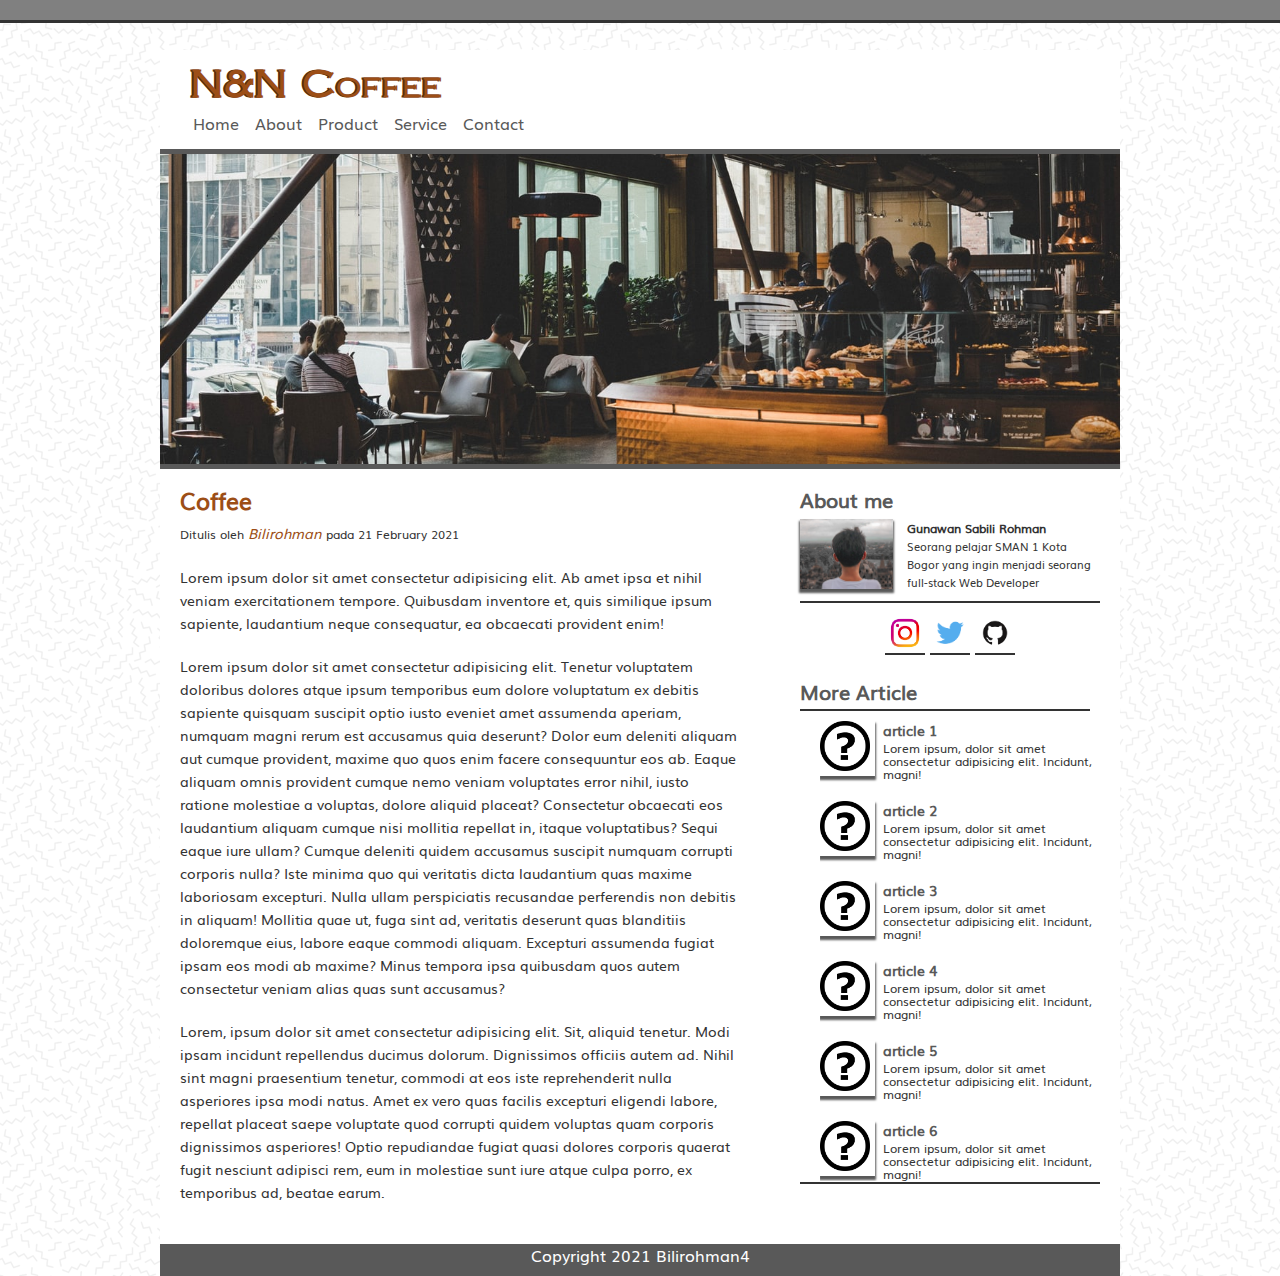
<file: N&N Coffee/index.htm>
<!DOCTYPE html>
<html>
    <head>
        <title>MY WEBSITE</title>
        <link rel="stylesheet" href="./style.css">
    </head>
    <body>
        <div class="topbar"></div>

        <div class="container">
        
            <div class="header">
                <h1 class="judul">N&N Coffee</h1>
                <ul>
                    <li><a href="./index.htm">Home</a></li>
                    <li><a href="#">About</a></li>
                    <li><a href="./Product/index-product.htm">Product</a></li>
                    <li><a href="#">Service</a></li>
                    <li><a href="#">Contact</a></li>
                </ul>
            </div>
            
            <div class="heroimage-index"></div>

            <div class="content cf">
                

                <div class="main">
                    <h2>Coffee</h2>
                    <p class="penulis">
                        Ditulis oleh
                        <a href="https://Instagram.com/bilirohman4" target="_blank">Bilirohman</a>
                        pada 21 February 2021
                    </p>

                    <p>Lorem ipsum dolor sit amet consectetur adipisicing elit. Ab amet ipsa et nihil veniam exercitationem tempore. Quibusdam inventore et, quis similique ipsum sapiente, laudantium neque consequatur, ea obcaecati provident enim!</p>

                    <p>Lorem ipsum dolor sit amet consectetur adipisicing elit. Tenetur voluptatem doloribus dolores atque ipsum temporibus eum dolore voluptatum ex debitis sapiente quisquam suscipit optio iusto eveniet amet assumenda aperiam, numquam magni rerum est accusamus quia deserunt? Dolor eum deleniti aliquam aut cumque provident, maxime quo quos enim facere consequuntur eos ab. Eaque aliquam omnis provident cumque nemo veniam voluptates error nihil, iusto ratione molestiae a voluptas, dolore aliquid placeat? Consectetur obcaecati eos laudantium aliquam cumque nisi mollitia repellat in, itaque voluptatibus? Sequi eaque iure ullam? Cumque deleniti quidem accusamus suscipit numquam corrupti corporis nulla? Iste minima quo qui veritatis dicta laudantium quas maxime laboriosam excepturi. Nulla ullam perspiciatis recusandae perferendis non debitis in aliquam! Mollitia quae ut, fuga sint ad, veritatis deserunt quas blanditiis doloremque eius, labore eaque commodi aliquam. Excepturi assumenda fugiat ipsam eos modi ab maxime? Minus tempora ipsa quibusdam quos autem consectetur veniam alias quas sunt accusamus?</p>

                    <p>Lorem, ipsum dolor sit amet consectetur adipisicing elit. Sit, aliquid tenetur. Modi ipsam incidunt repellendus ducimus dolorum. Dignissimos officiis autem ad. Nihil sint magni praesentium tenetur, commodi at eos iste reprehenderit nulla asperiores ipsa modi natus. Amet ex vero quas facilis excepturi eligendi labore, repellat placeat saepe voluptate quod corrupti quidem voluptas quam corporis dignissimos asperiores! Optio repudiandae fugiat quasi dolores corporis quaerat fugit nesciunt adipisci rem, eum in molestiae sunt iure atque culpa porro, ex temporibus ad, beatae earum.</p>
                </div>

                <div class="sidebar">

                    <div class="about">
                        <div class="me">
                            <h3>About me</h3>
                            <img src="./IMG/writer/Bilboy4.jpg" alt="">
                            <p>
                                <span class="nama">Gunawan Sabili Rohman</span> <br>
                                Seorang pelajar SMAN 1 Kota Bogor yang ingin menjadi seorang full-stack Web Developer 
                            </p>
                        </div>
                        

                        <div class="socialmedia">
                            <a href="https://Instagram.com/bilirohman4" target="_blank" class="Instagram"></a>
                            <a href="https://Twitter.com/bilirohman4" target="_blank" class="Twitter"></a>
                            <a href="https://github.com/Bilirohman" target="_blank" class="GitHub"></a>
                        </div>
                    </div>

                    <div class="more">
                        <h3>More Article</h3>

                        <div class="list">
                            <ul>
                                <li>
                                    <img src="./IMG/Unknown.png" alt="">
                                    <a href="">article 1</a>
                                    <p>Lorem ipsum, dolor sit amet consectetur adipisicing elit. Incidunt, magni!</p>
                                </li>

                                <li>
                                    <img src="./IMG/Unknown.png" alt="">
                                    <a href="">article 2</a>
                                    <p>Lorem ipsum, dolor sit amet consectetur adipisicing elit. Incidunt, magni!</p>
                                </li>

                                <li>
                                    <img src="./IMG/Unknown.png" alt="">
                                    <a href="">article 3</a>
                                    <p>Lorem ipsum, dolor sit amet consectetur adipisicing elit. Incidunt, magni!</p>
                                </li>
                                
                                <li>
                                    <img src="./IMG/Unknown.png" alt="">
                                    <a href="">article 4</a>
                                    <p>Lorem ipsum, dolor sit amet consectetur adipisicing elit. Incidunt, magni!</p>
                                </li>
                                
                                <li>
                                    <img src="./IMG/Unknown.png" alt="">
                                    <a href="">article 5</a>
                                    <p>Lorem ipsum, dolor sit amet consectetur adipisicing elit. Incidunt, magni!</p>
                                </li>
                                
                                <li>
                                    <img src="./IMG/Unknown.png" alt="">
                                    <a href="">article 6</a>
                                    <p>Lorem ipsum, dolor sit amet consectetur adipisicing elit. Incidunt, magni!</p>
                                </li>
                                
                                <li>
                                    <img src="./IMG/Unknown.png" alt="">
                                    <a href="">article 7</a>
                                    <p>Lorem ipsum, dolor sit amet consectetur adipisicing elit. Incidunt, magni!</p>
                                </li>

                                <li>
                                    <img src="./IMG/Unknown.png" alt="">
                                    <a href="">article 8</a>
                                    <p>Lorem ipsum, dolor sit amet consectetur adipisicing elit. Incidunt, magni!</p>
                                </li>

                                <li>
                                    <img src="./IMG/Unknown.png" alt="">
                                    <a href="">article 9</a>
                                    <p>Lorem ipsum, dolor sit amet consectetur adipisicing elit. Incidunt, magni!</p>
                                </li>

                                <li>
                                    <img src="./IMG/Unknown.png" alt="">
                                    <a href="">article 10</a>
                                    <p>Lorem ipsum, dolor sit amet consectetur adipisicing elit. Incidunt, magni!</p>
                                </li>
                            </ul>
                        </div>
                    </div>
                    
                </div>

            </div>

            <div class="footer">
                <p class="copyright">
                    Copyright 2021 Bilirohman4
                </p>
            </div>

        </div>

    </body>
</html>
</file>
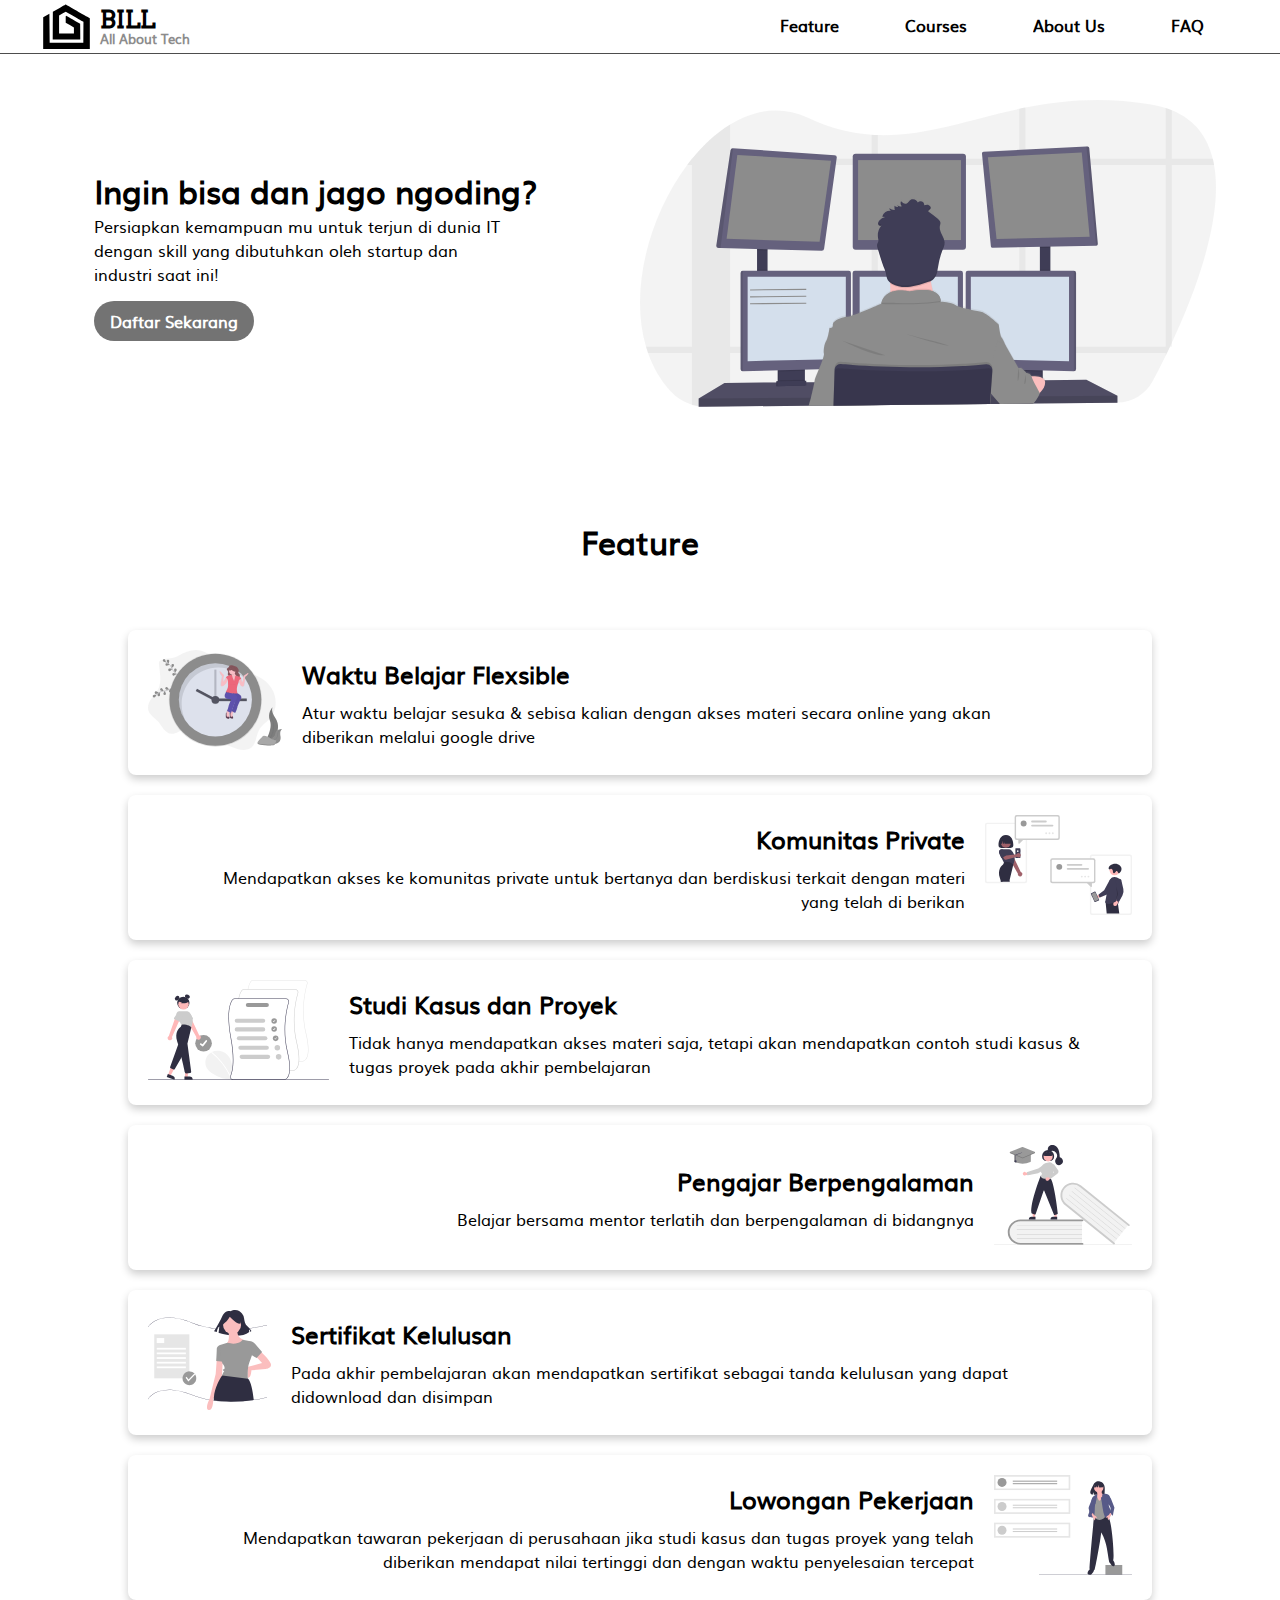
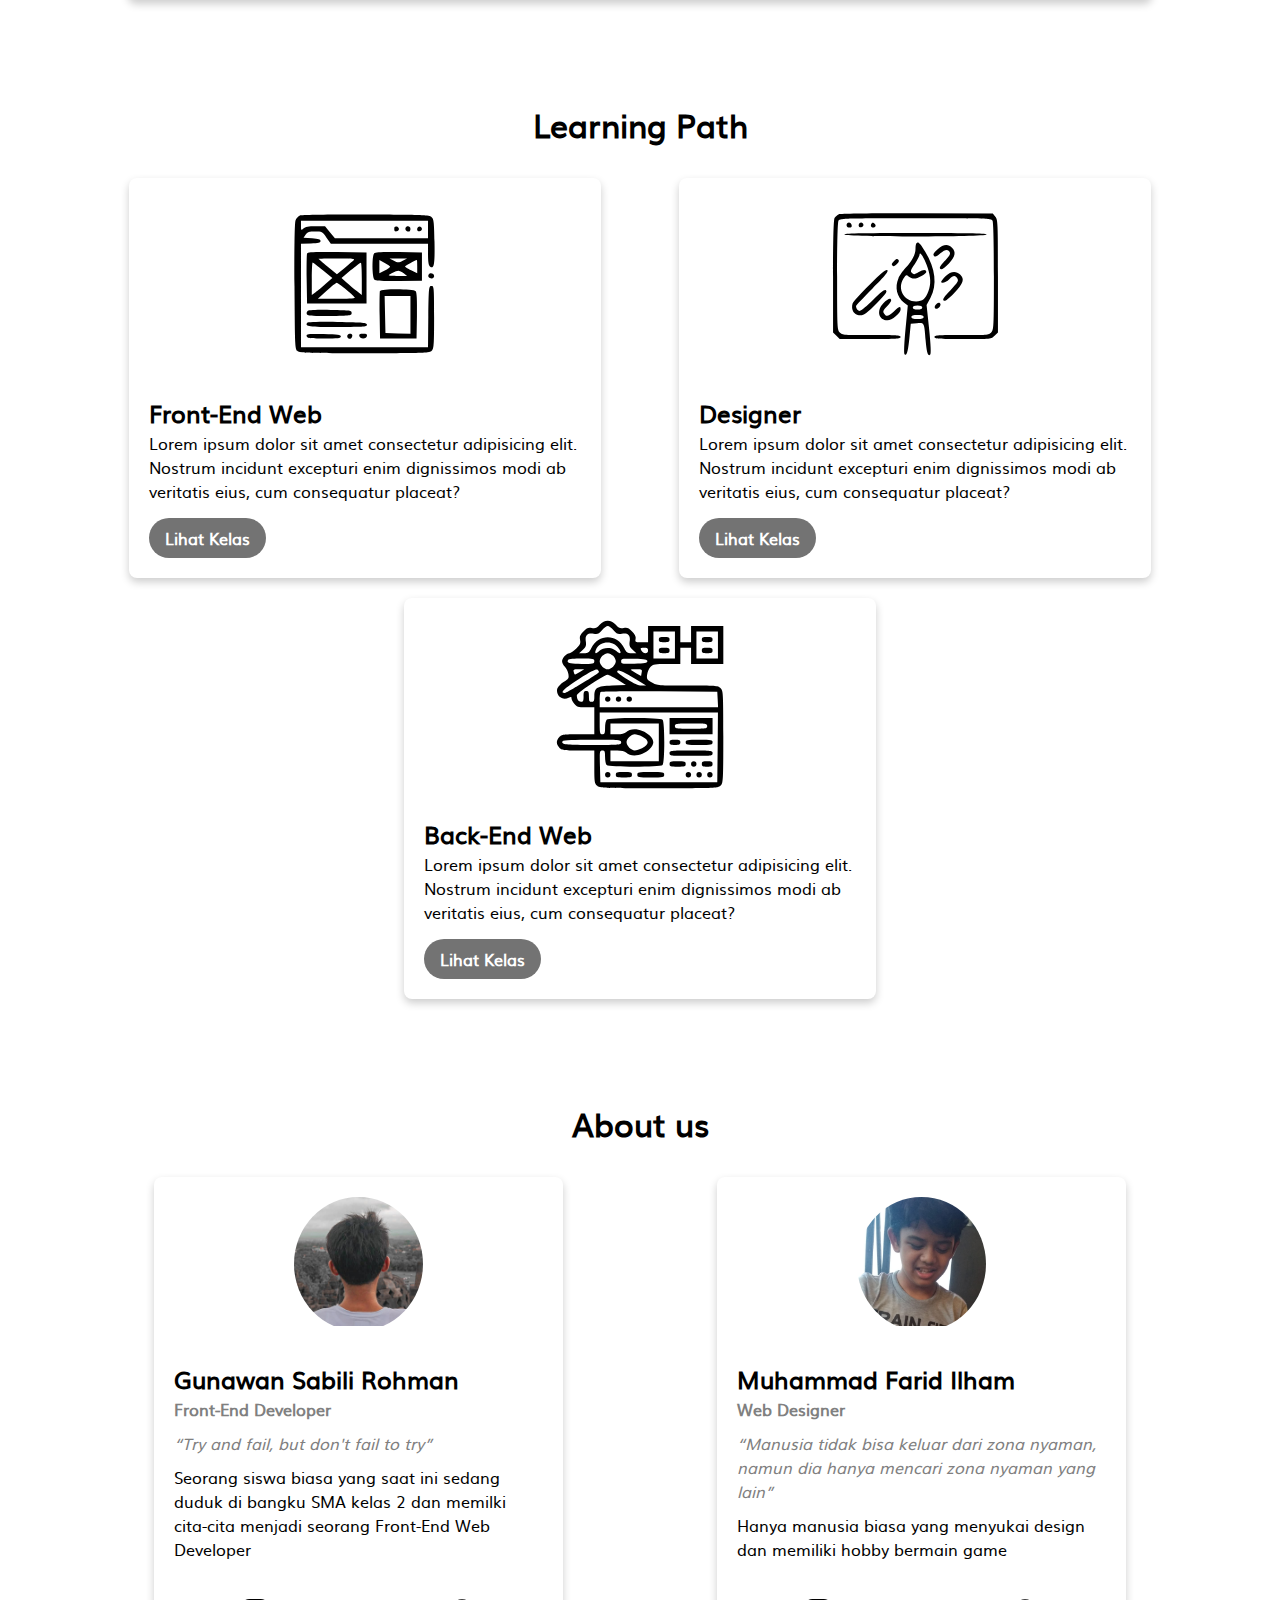
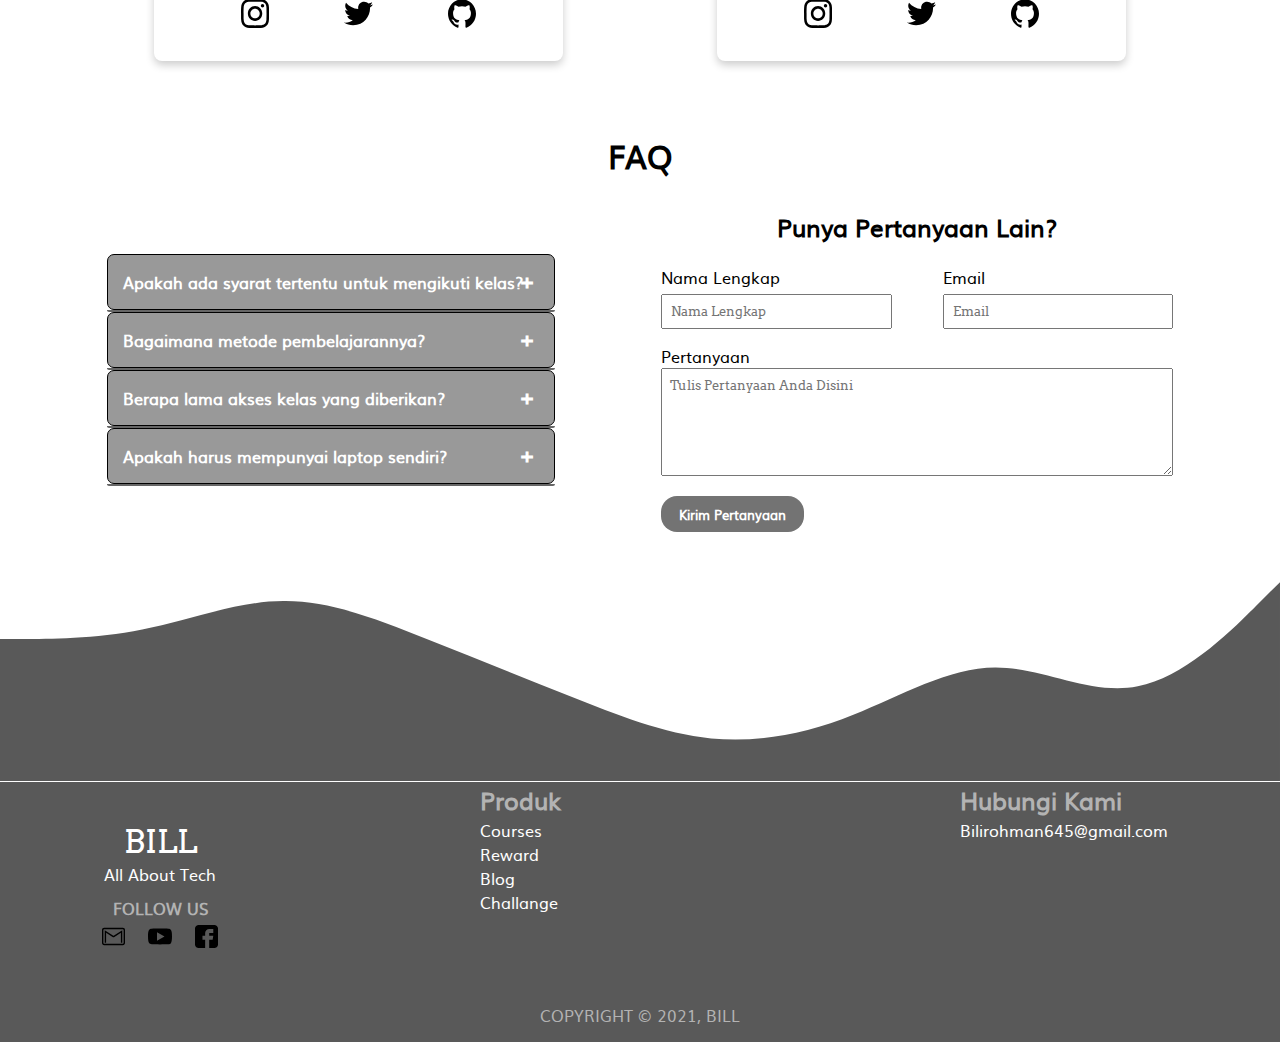
<file: Proyek/index.htm>
<!DOCTYPE html>
<html lang="en">
    <head>
        <title></title>
        <meta charset="UTF-8">
        <meta name="viewport" content="width=device-width, initial-scale=1">
        <link href="./assets/style.css" rel="stylesheet">
        <link rel="icon" href="./assets/IMG/Profile Logo.svg">
    </head>
    <body>
        <header>
            <!-- LOGO START -->
            <div class="logo">
                <a href="#home">
                    <img src="./assets/IMG/Profile Logo.svg" alt="BILL LOGO">
                    <p>
                        <span class="head">BILL</span>
                        <br>
                        <span class="desc">All About Tech</span>
                    </p>
                </a>
            </div>
            <!-- LOGO END -->

            <!-- NAVIGATION START -->
            <nav>
                <ul id="navigation">
                    <li class="list-item">
                        <a href="#feature">Feature</a>
                        <span class="underline"></span>
                    </li>
                    <li class="list-item">
                        <a href="#course">Courses</a>
                        <span class="underline"></span>
                    </li>
                    <li class="list-item">
                        <a href="#about-us">About Us</a>
                        <span class="underline"></span>
                    </li>
                    <li class="list-item">
                        <a href="#faq">FAQ</a>
                        <span class="underline"></span>
                    </li>
                </ul>
            </nav>
            <!-- NAVIGATION END -->

            <div class="menu-toggle">
                <input type="checkbox">
                <span></span>
                <span></span>
                <span></span>
            </div>
        </header>

        <main>
            <!-- BANNER START-->
            <div id="home" class="banner">
                <div class="flying-text-container">
                    <div class="flying-text">
                        <h1>Ingin bisa dan jago ngoding?</h1>
                        <p>Persiapkan kemampuan mu untuk terjun di dunia IT dengan skill yang dibutuhkan oleh startup dan industri saat ini!</p>
                        <a href="">Daftar Sekarang</a>
                    </div>
                </div>
                <div class="hero-image">
                    <img src="./assets/IMG/banner.svg" alt="Banner icon">
                </div>
            </div>
            <!-- BANNER END -->

            <!-- FEATURE START -->
            <h1 id="feature" class="sub-header">Feature</h1>
            <div class="flex-container-coloumn">
                <article class="card">
                    <section>
                        <img src="./assets/IMG/undraw time.svg" alt="" >
                    </section>
                    <section>
                        <h2>Waktu Belajar Flexsible</h2>
                        <p> Atur waktu belajar sesuka & sebisa kalian dengan akses materi secara online yang akan diberikan melalui google drive</p>
                    </section>
                </article>
                <article class="card">
                    <section>
                        <img src="./assets/IMG/undraw social.svg" alt="" >
                    </section>
                    <section>
                        <h2>Komunitas Private</h2>
                        <p>Mendapatkan akses ke komunitas private untuk bertanya dan berdiskusi terkait dengan materi yang telah di berikan</p>
                    </section>
                </article>
                <article class="card">
                    <section>
                        <img src="./assets/IMG/undraw Studi Kasus.svg" alt="" >
                    </section>
                    <section>
                        <h2>Studi Kasus dan Proyek</h2>
                        <p>Tidak hanya mendapatkan akses materi saja, tetapi akan mendapatkan contoh studi kasus & tugas proyek pada akhir pembelajaran</p>
                    </section>
                </article>
                <article class="card">
                    <section>
                        <img src="./assets/IMG/undraw Teacher.svg" alt="" >
                    </section>
                    <section>
                        <h2>Pengajar Berpengalaman</h2>
                        <p>Belajar bersama mentor terlatih dan berpengalaman di bidangnya</p>
                    </section>
                </article>
                <article class="card">
                    <section>
                        <img src="./assets/IMG/undraw certification.svg" alt="" >
                    </section>
                    <section>
                        <h2>Sertifikat Kelulusan</h2>
                        <p>Pada akhir pembelajaran akan mendapatkan sertifikat sebagai tanda kelulusan yang dapat didownload dan disimpan </p>
                    </section>
                </article>
                <article class="card">
                    <section>
                        <img src="./assets/IMG/undraw job.svg" alt="" >
                    </section>
                    <section>
                        <h2>Lowongan Pekerjaan</h2>
                        <p>Mendapatkan tawaran pekerjaan di perusahaan jika studi kasus dan tugas proyek yang telah diberikan mendapat nilai tertinggi dan dengan waktu penyelesaian tercepat</p>
                    </section>
                </article>
            </div>
            <!-- FEATURE END -->

            <!-- COUSE START -->
            <h1 id="course" class="sub-header">Learning Path</h1>
            <div class="flex-container-row">
                <article class="card">
                    <section>
                        <img src="./assets/IMG/Front-End-Icon.svg" alt="Front-End icon">
                    </section>
                    <section>
                        <h2>Front-End Web</h2>
                        <p>Lorem ipsum dolor sit amet consectetur adipisicing elit. Nostrum incidunt excepturi enim dignissimos modi ab veritatis eius, cum consequatur placeat?</p>
                        <a href="">Lihat Kelas</a>
                    </section>
                </article>
                <article class="card">
                    <section>
                        <img src="./assets/IMG/Designer-Icon.svg" alt="Designer icon">
                    </section>
                    <section>
                        <h2>Designer</h2>
                        <p>Lorem ipsum dolor sit amet consectetur adipisicing elit. Nostrum incidunt excepturi enim dignissimos modi ab veritatis eius, cum consequatur placeat?</p>
                        <a href="">Lihat Kelas</a>
                    </section>
                </article>
                <article class="card">
                    <section>
                        <img src="./assets/IMG/Back-End-Icon.svg" alt="Back-End icon">
                    </section>
                    <section>
                        <h2>Back-End Web</h2>
                        <p>Lorem ipsum dolor sit amet consectetur adipisicing elit. Nostrum incidunt excepturi enim dignissimos modi ab veritatis eius, cum consequatur placeat?</p>
                        <a href="">Lihat Kelas</a>
                    </section>
                </article>
            </div>
            <!-- COURSE END -->

            <!-- ABOUT US START -->
            <h1 id="about-us" class="sub-header">About us</h1>
            <aside>
                <article class="card">
                    <section class="profile-picture">
                        <img src="./assets/IMG/BILL-Borobudur.jpg" alt="Foto Profile">
                    </section>
                    <section>
                        <h2>Gunawan Sabili Rohman</h2>
                        <h4 class="grey-text">Front-End Developer</h4>
                        <q>Try and fail, but don't fail to try</q>
                        <p>Seorang siswa biasa yang saat ini sedang duduk di bangku SMA kelas 2 dan memilki cita-cita menjadi seorang Front-End Web Developer</p>
                    </section>
                    <section class="social-media">
                        <a href="https://instagram.com/bilirohman4">
                            <img src="./assets/IMG/instagram.svg" alt="Instagram icon">
                        </a>
                        <a href="https://twitter.com/bilirohman645">
                            <img src="./assets/IMG/twitter.svg" alt="Twitter icon">
                        </a>
                        <a href="https://Github.com/Bilirohman">
                            <img src="./assets/IMG/github.svg" alt="GitHub icon">
                        </a>
                    </section>
                </article>
                <article class="card">
                    <section class="profile-picture">
                        <img src="./assets/IMG/Garit ganteng.jpeg" alt="Foto Profile">
                    </section class="profile-picture">
                    <section>
                        <h2>Muhammad Farid Ilham</h2>
                        <h4 class="grey-text">Web Designer</h4>
                        <q>Manusia tidak bisa keluar dari zona nyaman, namun dia hanya mencari zona nyaman yang lain</q>
                        <p>Hanya manusia biasa yang menyukai design dan memiliki hobby bermain game</p>
                    </section>
                    <section class="social-media">
                        <a href="">
                            <img src="./assets/IMG/instagram.svg" alt="Instagram icon">
                        </a>
                        <a href="">
                            <img src="./assets/IMG/twitter.svg" alt="Twitter icon">
                        </a>
                        <a href="">
                            <img src="./assets/IMG/github.svg" alt="GitHub icon">
                        </a>
                    </section>
                </article>
            </aside>
            <!-- ABOUT US END -->
            
            <!-- FAQ START -->
            <h1 id="faq" class="sub-header">FAQ</h1>
            <div class="faq-container">
                <!-- ACCORDION START -->
                <div class="accordion">
                    <article class="content-box">
                        <section class="label">
                            <h4>Apakah ada syarat tertentu untuk mengikuti kelas?</h4>
                        </section>
                        <section class="content">
                            <p>Tidak ada syarat tertentu untuk mengikuti kelas ini. semuanya belajar dari dasar. Jadi untuk tidak perlu ragu untuk anda yang belum mempunyai pengalaman sama sekali di dunia IT. Kelas ini akan sangat cocok untuk anda.</p>
                        </section>
                    </article>
                    <article class="content-box">
                        <section class="label">
                            <h4>Bagaimana metode pembelajarannya?</h4>
                        </section>
                        <section class="content">
                            <p>Metode pembelajaran yang diberikan secara online dan berupa rekaman video dengan berbagai kualitas yang dapat disesuaikan dengan kebutuhan serta dapat didownload yang nantinya akan diberikan melalui Google Drive</p>
                        </section>
                    </article>
                    <article class="content-box">
                        <section class="label">
                            <h4>Berapa lama akses kelas yang diberikan?</h4>
                        </section>
                        <section class="content">
                            <p>Akses yang diberikan selamanya, Anda hanya perlu sekali membayar dan anda sudah dapat mengakses kelas yang sudah anda beli tanpa batas waktu dengan materi yang UpToDate</p>
                        </section>
                    </article>
                    <article class="content-box">
                        <section class="label">
                            <h4>Apakah harus mempunyai laptop sendiri?</h4>
                        </section>
                        <section class="content">
                            <p>Betul, Anda harus memiliki laptop / PC agar dapat mempraktekan materi pelajaran kursus programing online ini. Untuk spesifikasi dari laptopnya sendiri berbeda-beda tergantung kursus yang kamu ikuti</p>
                        </section>
                    </article>
                </div>
                <!-- ACCORDION END -->

                <!-- FORM START -->
                <div class="form-container">
                    <div class="form-header">
                        <h2>Punya Pertanyaan Lain?</h2>
                    </div>

                    <form>
                        <div class="form-row">
                            <label for="fname">Nama Lengkap</label>
                            <input id="fname" type="text" name="name" placeholder="Nama Lengkap" class="input">
                        </div>

                        <div class="form-row">
                            <label for="femail">Email</label>
                            <input id="femail" type="email" name="email" placeholder="Email" class="input">
                        </div>

                        <div class="form-column">
                            <label for="fquestion">Pertanyaan</label>
                            <textarea id="fquestion" name="question" rows="6" placeholder="Tulis Pertanyaan Anda Disini" class="input"></textarea>
                        </div>

                        <div class="form-column">
                            <button type="submit" onclick="alert('Terima kasih atas pertanyaannya!');" class="bttn">Kirim Pertanyaan</button>
                        </div>
                    </form>
                </div>
                <!-- FORM END -->
            </div>
            <!-- FAQ END -->

        </main>

        <footer>
            <div class="flogo">
                <span class="fhead">BILL</span>
                <span class="fdesc">All About Tech</span>
                <h4>FOLLOW US</h4>
                <div class="fsocial-media">
                    <a href="">
                        <img src="./assets/IMG/gmail.svg" alt="">
                    </a>
                    <a href="">
                        <img src="./assets/IMG/youtube.svg" alt="">
                    </a>
                    <a href="">
                        <img src="./assets/IMG/facebook.svg" alt="">
                    </a>
                </div>
            </div>

            <ul>
                <h2>Produk</h2>
                <li><a href="">Courses</a></li>
                <li><a href="">Reward</a></li>
                <li><a href="">Blog</a></li>
                <li><a href="">Challange</a></li>
            </ul>

            <ul>
                <h2>Hubungi Kami</h2>
                <li>Bilirohman645@gmail.com</li>
            </ul>

            <h4>COPYRIGHT &#169; 2021, BILL</h4>
            
        </footer>

        <script src="./assets/script.js"></script>
    </body>
</html>
</file>
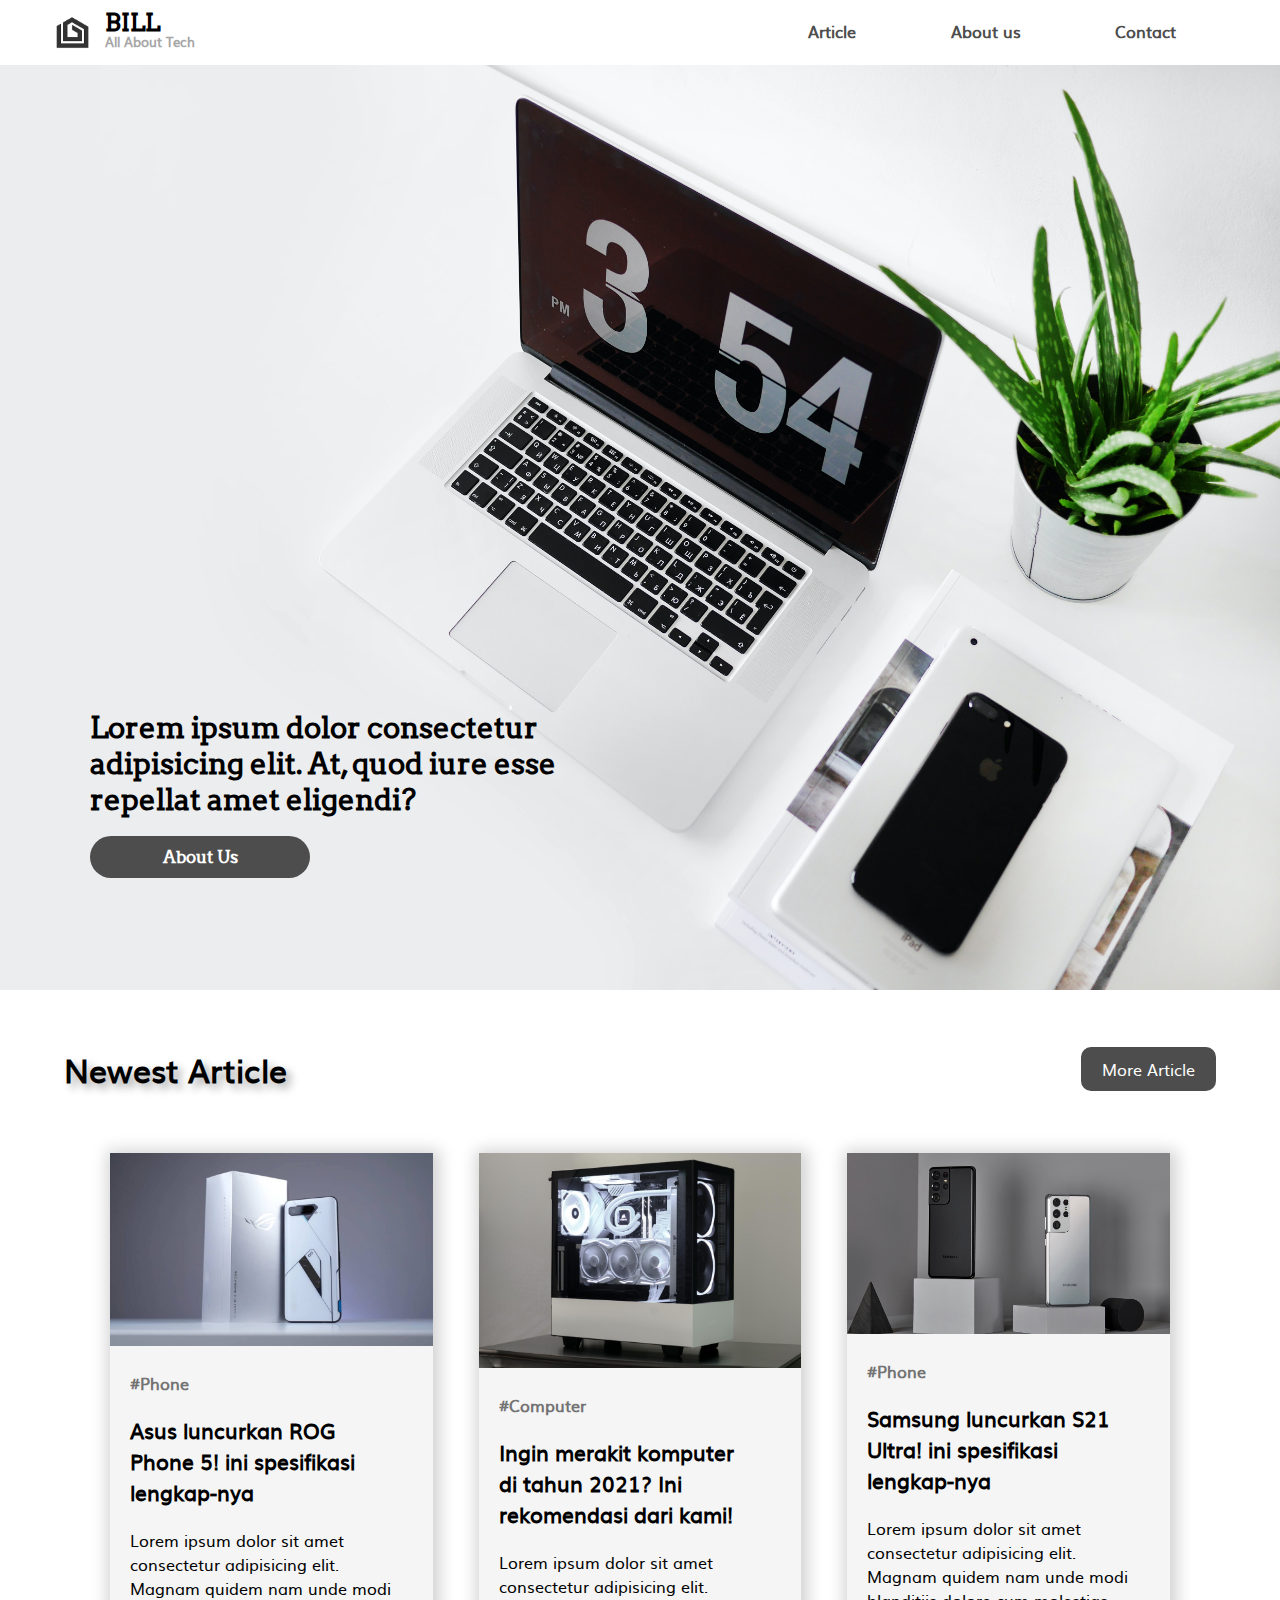
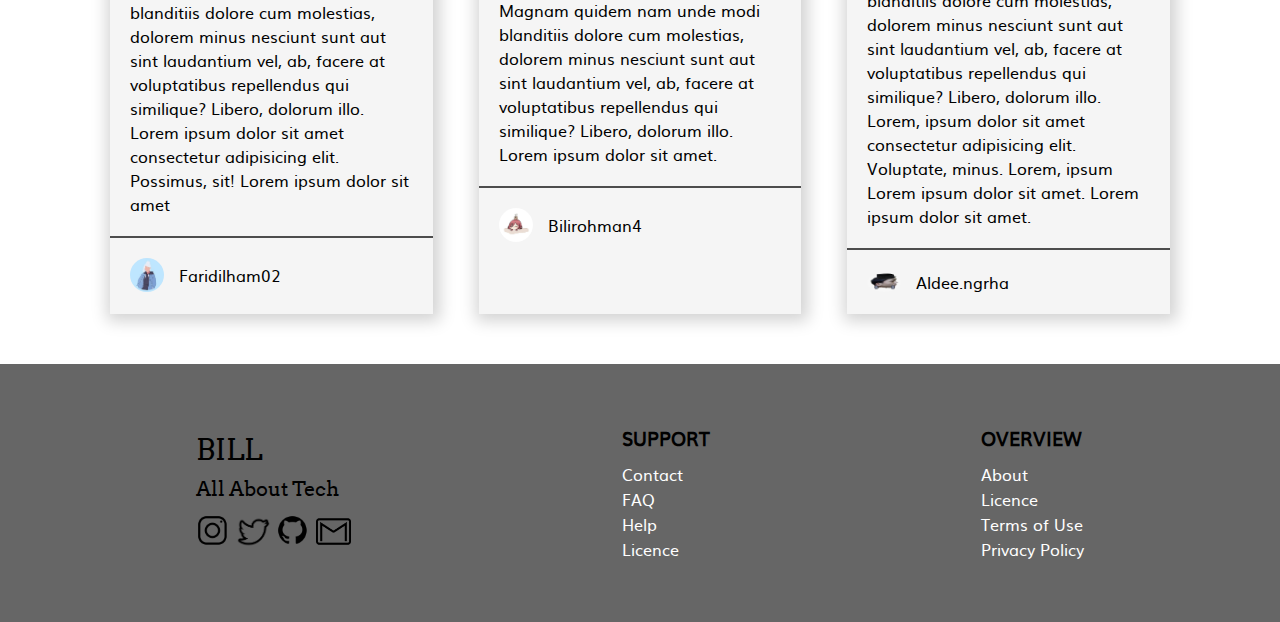
<file: BILL-All About Tech/MAIN/index.htm>
<!DOCTYPE html>
<html>
    <head>
        <title>BILL - All About Tech</title>
        <meta charset="UTF-8">
        <meta name="viewport" content="width=device-width, initial-scale=1">
        <link href="./style.css" rel="stylesheet">
    </head>
    <body>
    
        <div class="container">

            <div class="Header">
                <div class="logo">
                    <a href="">
                        <img src="../Image/Logo.jpg" alt="">
                        <p>
                            <span class="head">BILL</span>
                            <br>
                            <span class="decs">All About Tech</span> 
                        </p>
                    </a>
                </div>

                <div class="list">
                    <ul>
                        <li>
                            <a href="">Article</a>
                            <span></span>
                        </li>
                        <li>
                            <a href="">About us</a>
                            <span></span>
                        </li>
                        <li>
                            <a href="">Contact</a>
                            <span></span>
                        </li>
                    </ul>
                </div>
            </div>

            <div class="Banner">
                <img src="../Image/igor-son--mJVc_-2LuI-unsplash.jpg" alt="">
                <div class="Bcontent">
                    <p>Lorem ipsum dolor consectetur adipisicing elit. At, quod iure esse repellat amet eligendi?</p>
                    <a href="">About Us</a>
                </div>
            </div>

            <div class="Content">
                <div class="Hcontent">
                    <h1>Newest Article</h1>
                    <a href="">More Article</a>
                </div>

                <div class="main">
                    <div class="Article Satu">
                        <div class="Aheader">
                            <img src="../Image/article/ROG PHONE.jpg" alt="">
                        </div>
                        <div class="Amain">
                            <h3>#Phone</h3>
                            <a href="">
                                <h2>Asus luncurkan ROG Phone 5! ini spesifikasi lengkap-nya</h2>
                                <p>Lorem ipsum dolor sit amet consectetur adipisicing elit. Magnam quidem nam unde modi blanditiis dolore cum molestias, dolorem minus nesciunt sunt aut sint laudantium vel, ab, facere at voluptatibus repellendus qui similique? Libero, dolorum illo. Lorem ipsum dolor sit amet consectetur adipisicing elit. Possimus, sit! Lorem ipsum dolor sit amet</p>
                            </a>
                        </div>
                        <div class="Afooter">
                            <img src="../Image/writer profile/Garit profile.jpg" alt="">
                            <a href="https://instagram.com/" target="_blank">Faridilham02</a>
                        </div>
                    </div>

                    <div class="Article Dua">
                        <div class="Aheader">
                            <img src="../Image/article/PC BUILD.png" alt="">
                        </div>
                        <div class="Amain">
                            <h3>#Computer</h3>
                            <a href="">
                                <h2>Ingin merakit komputer di tahun 2021? Ini rekomendasi dari kami!</h2>
                                <p>Lorem ipsum dolor sit amet consectetur adipisicing elit. Magnam quidem nam unde modi blanditiis dolore cum molestias, dolorem minus nesciunt sunt aut sint laudantium vel, ab, facere at voluptatibus repellendus qui similique? Libero, dolorum illo. Lorem ipsum dolor sit amet.</p>
                            </a>
                        </div>
                        <div class="Afooter">
                            <img src="../Image/writer profile/mikuvector.jpg" alt="">
                            <a href="https://Instagram.com/bilirohman4" target="_blank">Bilirohman4</a>
                        </div>
                    </div>

                    <div class="Article Tiga">
                        <div class="Aheader">
                            <img src="../Image/article/SAMSUNG S21 ULTRA.jpg" alt="">
                        </div>
                        <div class="Amain">
                            <h3>#Phone</h3>
                            <a href="">
                                <h2>Samsung luncurkan S21 Ultra! ini spesifikasi lengkap-nya</h2>
                                <p>Lorem ipsum dolor sit amet consectetur adipisicing elit. Magnam quidem nam unde modi blanditiis dolore cum molestias, dolorem minus nesciunt sunt aut sint laudantium vel, ab, facere at voluptatibus repellendus qui similique? Libero, dolorum illo. Lorem, ipsum dolor sit amet consectetur adipisicing elit. Voluptate, minus. Lorem, ipsum Lorem ipsum dolor sit amet. Lorem ipsum dolor sit amet.</p>                                
                            </a>
                        </div>
                        <div class="Afooter">
                            <img src="../Image/writer profile/aldi profile.jpeg" alt="">
                            <a href="https://Instagram.com/Aldee.ngrha" target="_blank">Aldee.ngrha</a>
                        </div>
                    </div>

                </div>
            </div>

            <div class="Footer">
                <div class="social">
                    <div class="Flogo">
                        <p>
                            <span class="head">BILL</span>
                            <br>
                            <span class="decs">All About Tech</span> 
                        </p>
                    </div>
                    
                    <div class="socialmedia">
                        <a href="">
                            <img src="../Image/social media/instagram logo.png" alt="">
                        </a>
                        <a href="">
                            <img src="../Image/social media/twitter logo white.png" alt="">
                        </a>
                        <a href="">
                            <img src="../Image/social media/github logo.png" alt="">
                        </a>
                        <a href="">
                            <img src="../Image/social media/gmail logo white.png" alt="">
                        </a>
                    </div>
                </div>

                <div class="support">
                    <h3>SUPPORT</h3>
                    <ul>
                        <li><a href="">Contact</a></li>
                        <li><a href="">FAQ</a></li>
                        <li><a href="">Help</a></li>
                        <li><a href="">Licence</a></li>
                    </ul>
                </div>

                <div class="overview">
                    <h3>OVERVIEW</h3>
                    <ul>
                        <li><a href="">About</a></li>
                        <li><a href="">Licence</a></li>
                        <li><a href="">Terms of Use</a></li>
                        <li><a href="">Privacy Policy</a></li>
                    </ul>
                </div>
            </div>

        </div>
        
    </body>
</html>
</file>
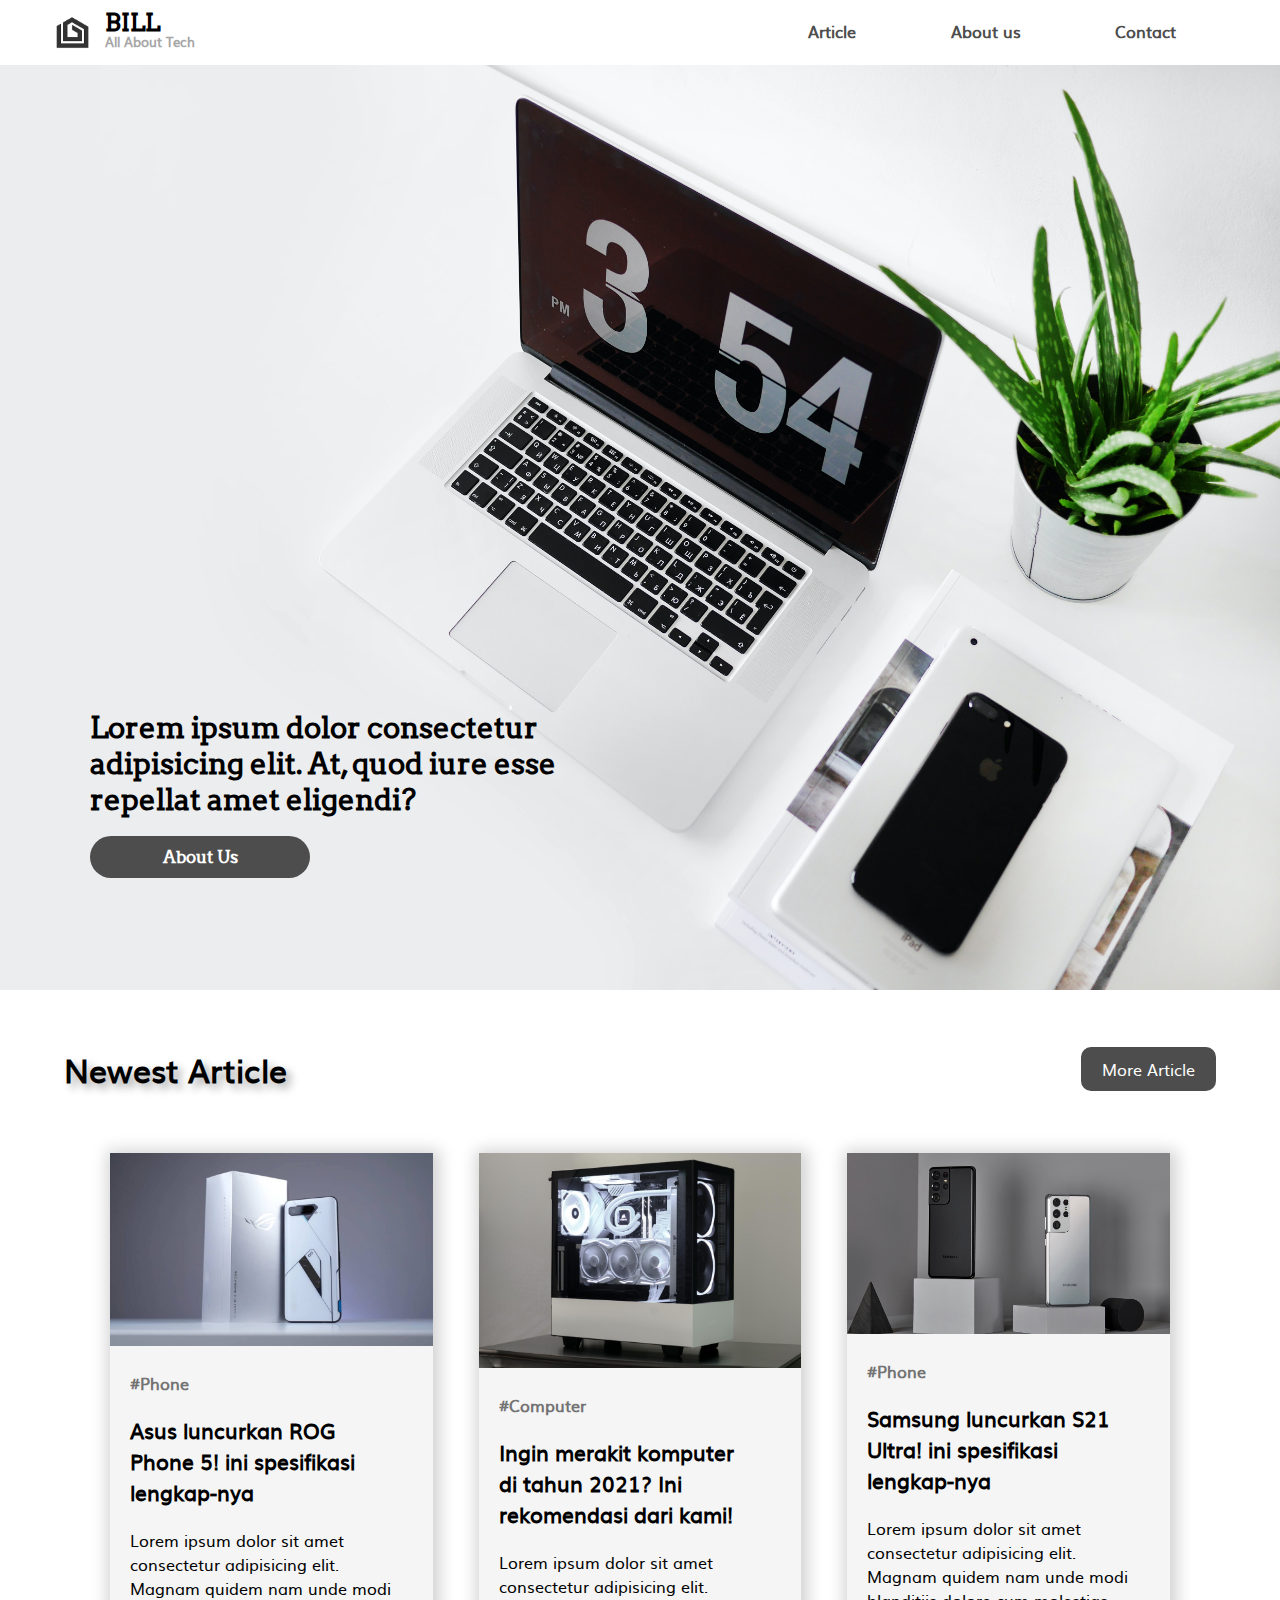
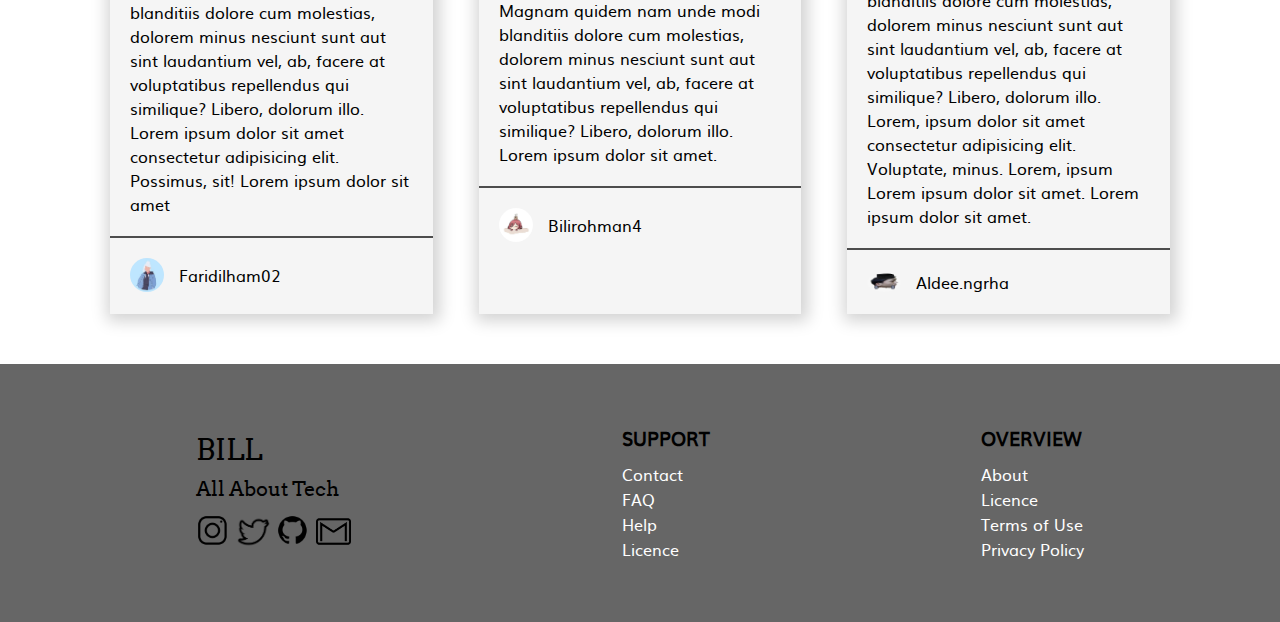
<file: BILL-All About Tech/MAIN/index.html>
<!DOCTYPE html>
<html>
    <head>
        <title>BILL - All About Tech</title>
        <meta charset="UTF-8">
        <meta name="viewport" content="width=device-width, initial-scale=1">
        <link href="./style.css" rel="stylesheet">
    </head>
    <body>
    
        <div class="container">

            <div class="Header">
                <div class="logo">
                    <a href="">
                        <img src="../Image/Logo.jpg" alt="">
                        <p>
                            <span class="head">BILL</span>
                            <br>
                            <span class="decs">All About Tech</span> 
                        </p>
                    </a>
                </div>

                <div class="list">
                    <ul>
                        <li>
                            <a href="#">Article</a>
                            <span></span>
                        </li>
                        <li>
                            <a href="#">About us</a>
                            <span></span>
                        </li>
                        <li>
                            <a href="#">Contact</a>
                            <span></span>
                        </li>
                    </ul>
                </div>

                <div class="menu-toggle">
                    <input type="checkbox">
                    <span></span>
                    <span></span>
                    <span></span>
                </div>
                <script src="./script.js"></script>

            </div>

            <div class="Banner">
                <img src="../Image/igor-son--mJVc_-2LuI-unsplash.jpg" alt="">
                <div class="Bcontent">
                    <p>Lorem ipsum dolor consectetur adipisicing elit. At, quod iure esse repellat amet eligendi?</p>
                    <a href="">About Us</a>
                </div>
            </div>

            <div class="Content">
                <div class="Hcontent">
                    <h1>Newest Article</h1>
                    <a href="">More Article</a>
                </div>

                <div class="main">
                    <div class="Article Satu">
                        <div class="Aheader">
                            <img src="../Image/article/ROG PHONE.jpg" alt="">
                        </div>
                        <div class="Amain">
                            <h3>#Phone</h3>
                            <a href="">
                                <h2>Asus luncurkan ROG Phone 5! ini spesifikasi lengkap-nya</h2>
                                <p>Lorem ipsum dolor sit amet consectetur adipisicing elit. Magnam quidem nam unde modi blanditiis dolore cum molestias, dolorem minus nesciunt sunt aut sint laudantium vel, ab, facere at voluptatibus repellendus qui similique? Libero, dolorum illo. Lorem ipsum dolor sit amet consectetur adipisicing elit. Possimus, sit! Lorem ipsum dolor sit amet</p>
                            </a>
                        </div>
                        <div class="Afooter">
                            <img src="../Image/writer profile/Garit profile.jpg" alt="">
                            <a href="https://instagram.com/" target="_blank">Faridilham02</a>
                        </div>
                    </div>

                    <div class="Article Dua">
                        <div class="Aheader">
                            <img src="../Image/article/PC BUILD.png" alt="">
                        </div>
                        <div class="Amain">
                            <h3>#Computer</h3>
                            <a href="">
                                <h2>Ingin merakit komputer di tahun 2021? Ini rekomendasi dari kami!</h2>
                                <p>Lorem ipsum dolor sit amet consectetur adipisicing elit. Magnam quidem nam unde modi blanditiis dolore cum molestias, dolorem minus nesciunt sunt aut sint laudantium vel, ab, facere at voluptatibus repellendus qui similique? Libero, dolorum illo. Lorem ipsum dolor sit amet.</p>
                            </a>
                        </div>
                        <div class="Afooter">
                            <img src="../Image/writer profile/mikuvector.jpg" alt="">
                            <a href="https://Instagram.com/bilirohman4" target="_blank">Bilirohman4</a>
                        </div>
                    </div>

                    <div class="Article Tiga">
                        <div class="Aheader">
                            <img src="../Image/article/SAMSUNG S21 ULTRA.jpg" alt="">
                        </div>
                        <div class="Amain">
                            <h3>#Phone</h3>
                            <a href="">
                                <h2>Samsung luncurkan S21 Ultra! ini spesifikasi lengkap-nya</h2>
                                <p>Lorem ipsum dolor sit amet consectetur adipisicing elit. Magnam quidem nam unde modi blanditiis dolore cum molestias, dolorem minus nesciunt sunt aut sint laudantium vel, ab, facere at voluptatibus repellendus qui similique? Libero, dolorum illo. Lorem, ipsum dolor sit amet consectetur adipisicing elit. Voluptate, minus. Lorem, ipsum Lorem ipsum dolor sit amet. Lorem ipsum dolor sit amet.</p>                                
                            </a>
                        </div>
                        <div class="Afooter">
                            <img src="../Image/writer profile/aldi profile.jpeg" alt="">
                            <a href="https://Instagram.com/Aldee.ngrha" target="_blank">Aldee.ngrha</a>
                        </div>
                    </div>

                </div>
            </div>

            <div class="Footer">
                <div class="social">
                    <div class="Flogo">
                        <p>
                            <span class="head">BILL</span>
                            <br>
                            <span class="decs">All About Tech</span> 
                        </p>
                    </div>
                    
                    <div class="socialmedia">
                        <a href="">
                            <img src="../Image/social media/instagram logo.png" alt="">
                        </a>
                        <a href="">
                            <img src="../Image/social media/twitter logo white.png" alt="">
                        </a>
                        <a href="">
                            <img src="../Image/social media/github logo.png" alt="">
                        </a>
                        <a href="">
                            <img src="../Image/social media/gmail logo white.png" alt="">
                        </a>
                    </div>
                </div>

                <div class="support">
                    <h3>SUPPORT</h3>
                    <ul>
                        <li><a href="">Contact</a></li>
                        <li><a href="">FAQ</a></li>
                        <li><a href="">Help</a></li>
                        <li><a href="">Licence</a></li>
                    </ul>
                </div>

                <div class="overview">
                    <h3>OVERVIEW</h3>
                    <ul>
                        <li><a href="">About</a></li>
                        <li><a href="">Licence</a></li>
                        <li><a href="">Terms of Use</a></li>
                        <li><a href="">Privacy Policy</a></li>
                    </ul>
                </div>
            </div>

        </div>
        
    </body>
</html>
</file>
<file: Proyek/assets/style.css>
@font-face {
    font-family: 'Muli' ;
    src: url(./FONT/Muli/muli-webfont.woff) format('woff');
}

@font-face {
    font-family: 'Arvo' ;
    src: url(./FONT/Arvo/arvo-regular-webfont.woff) format('woff');
}

*,::after,::before{
    box-sizing: border-box;
    scroll-behavior: smooth;
    -webkit-tap-highlight-color: transparent;
    margin: 0;
    padding: 0;
}

body{
    font: 16px 'Muli', Arial,  sans-serif;
    color: black;
    background: #ffffff !important;
    overflow-x: hidden;
}

a{
    display: inline-block;
    text-decoration: none;
    color: inherit;
}

ul{
    list-style: none;
}

.sub-header{
    padding-top: 50px;
    text-align: center;
}

/* HEADER STYLE */
header{
    width: 100%;
    display: flex;
    justify-content: space-between;
    font-weight: bolder;
    align-items: center;
    position: fixed;
    z-index: 1;
    top: 0; left: 0;
    background-color: #ffffff;
    border-bottom: 1.5px solid #4d4d4d;
}

/* LOGO STYLE */
.logo{
    height: auto; width: 20%;
    user-select: none;
}

.logo a{
    display: flex;
    color: black;
    align-items: center;
}

.logo a > img{
    height: 53px;
    padding-left: 40px;
}

.logo a p{
    line-height: 16px;
    transition: 0.3s;
    padding: 6px 0 0 7px;
}

.logo a p span.head{
    font-family: 'Arvo', Helvetica, serif;
    font-size: 1.5em;
}

.logo a p span.desc{
    font-size: 0.8em;
    transition: 0.5s ease;
}

.logo a:hover p span.desc{
    color: #8c8c8c;
}

/* NAVIGATION STYLE */
nav{
    height: auto; width: 45%;
}

nav > ul{
    display: flex;
    justify-content: space-evenly;
    padding: 10px;
}

nav > ul > li{
    display: flex;
    align-items: center;
    justify-content: center;
    flex-direction: column;
    overflow: hidden;
}


nav > ul > li a{
    transition: all 0.3s ease;
}

.underline{
    width: 100%;
    height: 3.5px;
    border-radius: 0;
    filter: opacity(0);
    transition: 0.3s;
    transform: translate(-70px);
}

nav > ul > li:hover > .underline{
    filter: opacity(1);
    background-color: #999999;
    transform: translate(0);
}

/* HAMBURGER MENU STYLE*/
.menu-toggle{
    display: none;
    height: 20px;
    flex-direction: column;
    justify-content: space-between;
    position: relative;
}

.menu-toggle input{
    position: absolute;
    width: 150%; height: 120%;
    left: -15px; top: -2px;
    opacity: 0;
    cursor: pointer;
    z-index: 2;
}

.menu-toggle span{
    display: block;
    width: 28px;
    height: 3px;
    background-color: black;
    border-radius: 5px;
    transition: 0.4s;
}

.menu-toggle{
    height: 20px;
    margin-right: 10px;
    padding: 1px;
}

.menu-toggle:active{
    background-color: #a6a6a6;
}

/* MENU TOGGLE ANIMATION */
.menu-toggle span:nth-child(2){
    transform-origin: 0 0;
}

.menu-toggle input:checked ~ span:nth-child(2){
    transform: rotate(45deg) translate(-1px, -2px); 
}

.menu-toggle span:nth-child(4){
    transform-origin: 0 100%;
}

.menu-toggle input:checked ~ span:nth-child(4){
    transform: rotate(-45deg) translate(1px, 1.8px);
}

.menu-toggle input:checked ~ span:nth-child(3){
    transform: scale(0);
}


/* MAIN STYLE */
main{
    width: 100%;
}

.card{
    box-shadow: 0 4px 8px 0 rgba(0, 0, 0, 0.2);
    border-radius: 8px;
    padding: 20px;
    margin-bottom: 20px;
}

.grey-text{
    color: #808080;
}

/* BANNER STYLE */
.banner{
    width: 100%;
    display: flex;
    justify-content: center;
    padding: 100px 0 60px 0;
}

.flying-text-container{
    width: 45%;
    display: flex;
}

.flying-text{
    margin: auto;
    width: 100%;
    padding: 20px 30px;
    user-select: none;
}

.flying-text > p{
    width: 80%;
}

.flying-text > a{
    margin-top: 15px;
    border-radius: 30px;
    padding: 8px 16px;
    color: white;
    font-weight: bolder;
    background-color: #737373;
    transition: all 0.3s ease;
}

.flying-text > a:hover{
    background-color: #666666;
}

.banner > .hero-image{
    width: 45%;
    display: flex;
}

.hero-image > img{
    margin: auto;
    width: 100%;
    object-fit: cover;
    object-position: center;
}

/* FEATURE STYLE */
.flex-container-coloumn{
    width: 100%;
    padding: 65px 0 30px 0;
    display: flex;
    flex-direction: column;
    align-items: center;
    justify-content: center;
}

.flex-container-coloumn > article{
    width: 65%;
    display: flex;
    align-items: center;
}

.flex-container-coloumn > article > section > img{
    max-height: 110px;
}

.flex-container-coloumn > article > section:last-child{
    width: 50%;
    padding: 0 20px;
}

.flex-container-coloumn > article > section > h2{
    margin-bottom: 8px;
}

.flex-container-coloumn > article:nth-child(even){
    flex-direction: row-reverse;
    text-align: end;
}

/* COURSE STYLE */
.flex-container-row{
    padding: 30px 80px;
    width: 100%;
    display: flex;
    align-items: center;
    justify-content: space-evenly;
    flex-wrap: wrap;
}

.flex-container-row > article > section:first-child{
    display: flex;
    justify-content: center;
}

.flex-container-row > article{
    width: 25%;
    transition: all 0.3s ease;
}

.flex-container-row > article > section > img{
    width: 40%;
}

.flex-container-row > article > section:last-child{
    padding: 25px 0 0 0;
}

.flex-container-row > article > section > a{
    margin-top: 15px;
    border-radius: 30px;
    padding: 8px 16px;
    color: white;
    font-weight: bolder;
    background-color: #737373;
    transition: all 0.2s ease;
}

.flex-container-row > article > section > a:hover{
    background-color: #666666;
}

.flex-container-row > article:hover, aside > article:hover{
    transform: scale(105%);
    box-shadow: 0 4px 8px 0 rgba(0, 0, 0, 0.45);
}

/* ABOUT US STYLE */
aside{
    width: 100%;
    display: flex;
    margin-top: 30px;
    align-items: center;
    justify-content: space-evenly;
}

aside > article{
    width: 23%;
    transition: all 0.2s ease;
}

aside q{
    display: inline-block;
    margin: 10px 0;
    font-style: italic;
    color:  #808080;
}

.profile-picture{
    width: 35%;
    margin: auto;
    border-radius: 50%;
    overflow: hidden;
}

.profile-picture > img{
    width: 100%;
    object-fit: cover;
    object-position: center;
}

aside > article > section{
    margin-top: 30px;
}

.social-media{
    display: flex;
    align-items: center;
    justify-content: space-evenly;
}

.social-media > a{
    width: 12%;
    padding: 8px;
    border-radius: 5px;
}

.social-media > a:hover{
    background-color: #f2f2f2;
}

.social-media > a > img{
    width: 100%;
}

/* FAQ STYLE */
.faq-container{
    width: 100%;
    margin-top: 30px;
    display: flex;
    align-items: center;
    justify-content: space-evenly;
    padding-bottom: 250px;
    background: #ffffff url(./IMG/wave3.svg) no-repeat bottom;
}


/* ACCORDION STYLE */
.accordion{
    width: 35%;
}

.accordion > .content-box{
    position: relative;
}

.accordion > .content-box > .label{
    position: relative;
    border: 1.5px solid black;
    border-radius: 7px;
    padding: 15px;
    cursor: pointer;
    background-color: #999999;
    color: white;
}

.accordion > .content-box > .label::before{
    content: "+";
    position: absolute;
    font-weight: bolder;
    font-size: 1.5em;
    top: 0;
    right: 20px;
    transform: translateY(20%);
}

.accordion > .content-box.active > .label::before{
    content: "-";
}

.accordion > .content-box > .content{
    position: relative;
    height: 0;
    overflow: hidden;
    overflow-y: auto;
    transition: all 0.5s ease;
    border: 0.8px solid #666666;
    border-radius: 0 0 10px 10px;
}

.accordion > .content-box.active > .content{
    height: 150px;
    padding: 20px;
}

/* FORM STYLE */
.form-container{
    width: 40%;
}

::-webkit-input-placeholder { 
    font-family: 'Arvo', Arial, Helvetica, sans-serif;
}

.form-header{
    text-align: center;
}

form{
    display: flex;
    flex-wrap: wrap;
    justify-content: space-between;
}

.form-row{
    display: flex;
    flex-direction: column;
    width: 45%;
    margin-top: 20px;
}

.form-row > input, .form-column > textarea{
    padding: 8px;
}

label{
    margin-bottom: 5px;
}

.form-column{
    width: 100%;
    margin-top: 15px;
}

.form-column > textarea{
    width: 100%;
}

.form-column > button{
    padding: 8px 18px;
    background-color: #737373;
    color: white;
    font-weight: bolder;
    font-family: 'Muli';
    border-radius: 16px;
    transition: all 0.3s ease;
    border: transparent;
}

.form-column > button:hover{
    background-color: #666666;
}

/* FOOTER STYLE */
footer{
    background-color: #595959;
    width: 100%;
    color: white;
    display: flex;
    flex-wrap: wrap;
    justify-content: space-between;
}

footer h2, footer h4{
    color:#b3b3b3;
}

.flogo{
    width: 25%;
    display: flex;
    flex-direction: column;
    align-items: center;
    padding: 40px 20px;
}

.flogo > .fhead{
    font: 2em 'Arvo', serif;
}

.flogo > h4{
    margin-top: 10px;
}

.fsocial-media{
    width: 50%;
    display: flex;
}

.fsocial-media > a{
    display: flex;
    justify-content: center;
    align-items: center;
}

.fsocial-media > a > img{
    width: 50%;
    border-radius: 3px;
    margin-top: 5px;
    transition: all 0.3s ease;
}

.fsocial-media > a:hover > img{
    background-color: #666666;
}

footer > ul{
    width: 25%;
}

footer > h4{
    width: 100%;
    text-align: center;
    font-weight: 100;
    padding: 15px;
}

/* RESPONSIVE */
@media screen and (max-width:1280px){
    .flex-container-coloumn > article > section:last-child{
        width: 80%;
    }

    .flex-container-coloumn  > article > section > img{
        height: 100px;
    }

    .flex-container-coloumn > article{
        width: 80%;
    }

    .flex-container-row{
        padding: 30px 50px;
    }

    .flex-container-row > article{
        width: 40%;
    }

    aside > article{
        width: 32%;
        transition: all 0.2s ease;
    }
    
}

/* TABLET */
@media screen and (max-width:786px) {
    body{
        font-size: 14px;
    }

    /* RESPONSIVE HEADER */
    header > .logo > a > p{
        display: none;
    }

    .logo a > img{
        height: 40px;
        padding-left: 25px;
    }

    nav{
        height: auto; width: 70%;
    }
    

    /* RESPONSIVE BANNER */
    .banner{
        flex-direction: column-reverse;
        flex-wrap: wrap;
        padding-top: 70px;
    }

    .flying-text-container{
        width: 100%;
    }

    .flying-text{
        user-select: none;
        margin: auto;
        text-align: center;
    }

    .flying-text > p{
        margin: auto;
    }

    .banner > .hero-image{
        width: 100%;
    }
    
    /* RESPONSIVE FEATURE */
    .flex-container-coloumn  > article > section > img{
        height: 85px;
    }

    .flex-container-coloumn  > article > section:last-child{
        width: 100%;
    }

    .flex-container-coloumn{
        padding: 45px 20px;
    }

    .flex-container-coloumn > article{
        width: 92%;
    }

    /* RESPONSIVE COURSE */
    .flex-container-row > article{
        width: 46%;
    }

    /* RESPOSIVE ABOUT US */
    aside > article{
        width: 43%;
    }

    /* RESPONSIVE FAQ */
    .faq-container{
        flex-direction: column;
    }

    .accordion, .form-container{
        width: 70%;
        margin-top: 15px;
    }

    /* RESPONSIVE FOOTER */
    footer{
        flex-direction: column;
        align-items: center;
        justify-content: center;
    }

    .flogo,footer ul{
        width: 60%;
        text-align: center;
    }
}

/* PHONE */
@media screen and (max-width:576px) {
    body{
        font-size: 12px;
    }

    /* RESPONSIVE NAVIGATION */
    .menu-toggle{
        display: flex;
    }

    nav > ul{
        width: 65%;
        position: absolute;
        right: 0; top: 0;
        height: 100vh;
        align-items: center;
        justify-content: space-evenly;
        flex-direction: column;
        background-color: #ffffff;
        color: black;
        z-index: -1;
        transform: translate(100%, 0);
        transition: 0.7s;
        opacity: 0.7;
    }

    nav > ul.slide{
        opacity: 0.9;
        transform: translate(0, 0);
    }

    /* ReSPONSIVE BANNER */
    .banner{
        padding: 40px 0 20px 0;
    }

    .flying-text > p{
        width: 100%;
    }

    /* RESPONSIVE FEATURE */
    .flex-container-coloumn > article > section > img{
        max-height: 80px;
    }

    .flex-container-row > article, .flex-container-coloumn > article:nth-child(even), .flex-container-coloumn > article:nth-child(odd){
        width: 80%;
        text-align: center;
        flex-direction: column;
    }

    /* RESPONSIVE COURSE */
    .flex-container-row{
        padding: 30px 15px;
    }

    /* RESPONSIVE ABOUT US */
    aside{
        width: 100%;
        flex-direction: column;
    }

    aside > article{
        width: 65%;
    }

    .social-media > a{
        width: 15%;
    }

    /* RESPONSIVE FAQ */
    .faq-container{
        padding-bottom: 150px;
    }

    .accordion, .form-container{
        width: 85%;
    }

    .form-row{
        width: 100%;
    }

    /* RESPONSIVE FOOTER */
    .flogo,footer ul{
        width: 100%;
    }

    footer ul{
        padding: 10px;
    }

    footer ul li{
        font-size: 1.2em;
    }
}
</file>
<file: N&N Coffee/style.css>
/* CSS RESET */
html, body, div, span, applet, object, iframe,
h1, h2, h3, h4, h5, h6, p, blockquote, pre,
a, abbr, acronym, address, big, cite, code,
del, dfn, em, img, ins, kbd, q, s, samp,
small, strike, strong, sub, sup, tt, var,
b, u, i, center,
dl, dt, dd, ol, ul, li,
fieldset, form, label, legend,
table, caption, tbody, tfoot, thead, tr, th, td,
article, aside, canvas, details, embed, 
figure, figcaption, footer, header, hgroup, 
menu, nav, output, ruby, section, summary,
time, mark, audio, video {
	margin: 0;
	padding: 0;
	border: 0;
	font-size: 100%;
	font: inherit;
	vertical-align: baseline;
}
article, aside, details, figcaption, figure, 
footer, header, hgroup, menu, nav, section {
	display: block;
}
body {
	line-height: 1;
}
ol, ul {
	list-style: none;
}
blockquote, q {
	quotes: none;
}
blockquote:before, blockquote:after,
q:before, q:after {
	content: '';
	content: none;
}
table {
	border-collapse: collapse;
	border-spacing: 0;
}

/* MICRO CLEARFIX */
.cf:before,
.cf:after {
    content: " "; 
    display: table; 
}

.cf:after {
    clear: both;
}

.cf {
    *zoom: 1;
}


/* FONT */
@font-face {
    font-family: 'Copperplate' ;
    src: url(./FONT/Copperplate/copperplate-webfont.woff) format('woff');
}

@font-face {
    font-family: 'Muli' ;
    src: url(./FONT/Muli/Muli.ttf) format('woff');
}

/* STYLE */
body{
    font-family: 'Muli', Arial, Helvetica, sans-serif;
    font-size: 16px/28px;
    background-color: #d1d1e0;
    background-image: url(./IMG/Background\ image.png);
    color: #333;
}

div.topbar{
    position: fixed;
    top: 0px;
    left: 0px;
    right: 0px;
    height: 20px;
    background-color: gray;
    border-bottom: 3px #333 solid;
    z-index: 99;
}

div.container{
    width: 960px;
    margin: auto;
    margin-top: 50px;
    background-color: white;
    position: relative;
}

/* Header */
h1{
    font-family: 'Copperplate', Arial, Helvetica, sans-serif;
    font-variant: small-caps;
    font-weight: bolder;
    font-size: 40px;
    color: #9c4e16;
    text-shadow: -1.8px 0 #592d0d;
}

div.header{
    padding: 30px;
    padding-top: 15px;
    padding-bottom: 18px;
}

div.header ul li{
    display: inline-block;
    margin-right: 5px;
    margin-top: 10px;
}

div.header a{
    text-decoration: none;
    color: #595959;
    padding: 3px;
}

div.header a:hover{
    font-weight: bolder;
    background-color: #f2f2f2;
    border-radius: 10px;
    -o-border-radius: 10px;
}

/* HERO IMAGE INDEX*/
div.heroimage-index{
    height: 320px;
    box-sizing: border-box;
    background-image: url(./IMG/cafe.jpg);
    background-size: cover;
    background-position: 0px -250px;
    border-top: 5px solid #595959;
    border-bottom: 5px solid #595959;
}

/* CONTENT INDEX */
    /* Main */
    div.main{
        width: 600px;
        padding: 20px;
        box-sizing: border-box;
        float: left;
    }

    div.main h2{
        font-family: 'Muli', Arial, Helvetica, sans-serif;
        font-weight: bolder;
        font-size: 23px;
        margin-bottom: 10px;
        color: #9c4e16;
    }

    div.main p.penulis{
        font-size: 12px;
    }

    div.main p.penulis a{
        text-decoration: none;
        color: #9c4e16;
        font-size: 14px;
        font-style: italic;
    }

    div.main p.penulis a:hover{
        font-weight: bolder;
    }

    div.main p{
        margin-bottom: 20px;
        font-size: 14px;
        line-height: 23px;
    }
    
    /* sidebar */
    div.sidebar{
        width: 300px;
        float: right;
        padding: 20px;
    }

    div.sidebar div.me{
        border-bottom: 2px solid #333;
        padding-bottom: 10px;
    }

    div.sidebar h3{
        font-weight: bolder;
        font-size: 20px;
        margin: 0px 10px 10px 0px;
        color: #595959;
    }

    div.sidebar img{
        height: 70px;
        float: left;
        margin-right: 14px;
        margin-bottom: 8px;
        box-shadow: 0 3px 2px 1px #595959;
    }

    div.sidebar div.about div.me p{
        font: 11px/18px 'Muli', Arial, sans-serif;
    }

    div.sidebar p span.nama{
        font-weight: bolder;
        font-size: 12px;
    }

    /* SOCIAL MEDIA */
    div.sidebar div.about div.socialmedia{
        margin-bottom: 20px;
        margin-top: 10px;
        margin-left: 85px;
    }

    div.sidebar div.about div.socialmedia a{
        border-bottom: 2px solid #333;
        display: inline-block;
        height: 40px;
        width: 40px;
        transition: 0.5s;
    }
    
    div.socialmedia a.Instagram{
        background-image: url(./IMG/sosmed/instagram\ logo.png);
        background-size: cover;
    }
    div.socialmedia a.Instagram:hover{
        background-color: #e6e6e6;
        border-radius: 5px;
        -o-border-radius: 5px;
}

    div.socialmedia a.Twitter{
        background-image: url(./IMG/sosmed/Twitter\ logo.png);
        background-size: cover;
    }
    div.socialmedia a.Twitter:hover{
        background-color: #e6e6e6;
        border-radius: 5px;
        -o-border-radius: 5px;
    }

    div.socialmedia a.GitHub{
        background-image: url(./IMG/sosmed/github_PNG58.png);
        background-size: cover;
    }
    div.socialmedia a.GitHub:hover{
        background-color: #e6e6e6;
        border-radius: 5px;
        -o-border-radius: 5px;
    }

    /* MORE ARTICLE */
    div.sidebar div.more{
        border-bottom: 2px solid #333;
    }

    div.sidebar div.more h3{
        margin-top: 10px;
        padding-top: 5px;
        padding-bottom: 8px;
        border-bottom: 2px solid #333;
    }

    div.sidebar div.more div.list ul {
        height: 460px;
        overflow: auto;
        display: inline-block;
        margin-left: 20px;
    }

    div.sidebar div.more div.list ul li{
        margin-bottom: 20px;
    }

    div.sidebar div.more div.list a{
        display: inline-block;
        margin-bottom: 5px;
        text-decoration: none;
        color: #595959;
        font-weight: bolder;
        font-size: 14px;
    }

    div.sidebar div.more div.list p{
        font: 12px/18px 'Muli', Arial, sans-serif;
    }

    div.sidebar div.more div.list a:hover{
        text-decoration: underline;
        background-color: #e6e6e6;
    }

    div.sidebar div.more div.list p{
        line-height: 13px;
    }

    div.sidebar div.more div.list img{
        display: inline;
        height: 50px;
        float: left;
        margin-right: 8px;
        margin-bottom: 8px;
        padding-bottom: 5px;
        padding-right: 5px;
    }

/* HERO IMAGE PRODUCT*/
div.heroimage-product{
    width: 800px;
    height: 320px;
    margin: auto;
    box-sizing: border-box;
    background-size: cover;
    background-image: url(./IMG/Product/Header\ NNcoffee.jpg);
    background-position: 0 -400px;
    border-top: 8px solid #333;
    border-bottom: 8px solid #333;
    border-left: 5px solid #7a7676;
    border-right: 5px solid #7a7676;
}

div.container div.headerp, div.contentp{
    display: flex;
    flex-wrap: wrap;
    justify-content: space-evenly;
}
    /* CONTENT PRODUCT*/
    div.contentph h2{
        margin: 20px 20px;
        color: #9c4e16;
        font-weight: bolder;
        font-size: 20px;
        border-left: #9c4e16;
    }

    div.contentph div.hdecs, div.contentph div.cdecs{
        margin: 20px 0;
        width: 600px;
    }

    div.contentph div.hdecs p, div.contentph div.cdecs p{
        margin-left: 20px;
        font-size: 14px;
    }

        /* HEADER PRODUCT */
        div.contentph div.headerp ul{
            width: 800px;
            margin: 0 80px;
            padding: 20px 0;
            border-top: 3px solid #333;
        }

        div.contentph div.headerp ul li{
            width: 200px;
            height: 200px;
            display: inline-block;
            margin-left: 132px;

        }

        div.contentph div.headerp ul li img,
        div.contentph div.contentp ul li img{
            width: 200px;
            height: 200px;
            filter: drop-shadow(0px 8px 5px #333);;
            border-radius: 10px;
        }

        div.contentph div.headerp ul li a span{top: 563px;}
        div.contentph div.headerp ul li a:hover span{
            filter: opacity(0.7);
            font-weight: bolder;
        }

        div.contentph div.headerp ul li a{
            text-align: center;
            line-height: 200px;
            color: #333;
        }

        /* ALL PRODUCT */
        div.contentph div.contentp ul{
            width: 800px;
            margin: auto;
            padding: 20px 0;
            border-top: 3px solid #333;
            border-bottom: 3px solid #333;
        }

        div.contentph div.contentp ul li{
            width: 200px;
            height: 200px;
            display: inline-block;
            margin-top: 10px; margin-bottom: 30px;
            margin-left: 50px;
        }

    /* SPAN ANIMATION */
    div.contentph div.headerp ul li span,
    div.contentph div.contentp ul li a span.baris1, 
    div.contentph div.contentp ul li a span.baris2{
        display: block;
        width: 200px;
        height: 200px;
        background-color: #e6e6e6;
        position: absolute;
        filter: opacity(0);
        transition: all 0.4s ease-in-out;
        border-radius: 10px;
    }
    div.contentph div.contentp ul li a span.baris1{top: 940.3px;}
    div.contentph div.contentp ul li a span.baris2{top: 1180.3px;}

    div.contentph div.contentp ul li a:hover span{
        filter: opacity(0.7);
        font-weight: bolder;
    }
    div.contentph div.contentp ul li a{
        text-align: center;
        line-height: 200px;
        color: #333;
    }

    /* OVERLAY */
    div.contentph div.overlay{
        width: 0; height: 0;
        overflow: hidden;
        position: fixed;
        background-color: rgba(89, 89, 89, 0);
        top: 0; right: 0;
        z-index: 99;
        transition: 0.4s;
        text-align: center;
    }
    div.contentph div.overlay:target{
        width: auto; height: auto;
        background-color: rgba(89, 89, 89, 0.6);
        bottom: 0; left: 0;
    }

    div.contentph div.headerp ul li div.overlay img,     
    div.contentph div.contentp ul li div.overlay img{
        width: auto; height: auto;
        max-height: 50%;
        max-width: 50%;
        margin-top: 12.5%;
        filter: drop-shadow(5px 5px 5px #333);
    }
    div.contentph div.overlay:target img{
        animation: zoom-fade 0.5s forwards;
    }

    /* CLOSE BUTTON */
    div.contentph div.overlay a.close{
        position: absolute;
        top: 23.5%; right: 50%;
        margin-right: -13%;
        color: white;
        text-decoration: none;
        background-color: #333;
        border: 1px solid white;
        line-height: 20px;
        padding: 6px 10px;
        border-radius: 50%;
        z-index: 100;
        filter: opacity(0);
    }
    div.contentph div.overlay:target a.close{
        animation: slidedown-fade 0.5s 0.5s forwards;
    }

    /* NAVIGATION */
    div.contentph div.headerp ul li div.overlay a.next,     
    div.contentph div.contentp ul li div.overlay a.next, 
    ul li div.overlay a.prev,     
    ul li div.overlay a.prev{
        width: 80px; height: 80px;
        background-image: url(./IMG/Navigation/chevron-right.svg);
        position: absolute;
        text-align: center;
        background-size: cover;
        line-height: 30px;
        top: 43%;
        margin-left: 20px;
    }
        /* TARGET ANIMATION */
    div.contentph div.headerp ul li div.overlay:target a.next,     
    div.contentph div.contentp ul li div.overlay:target a.next{
        animation: slideleft-fade 1s 0.5s forwards;
        filter: opacity(0);
    }

    div.contentph div.headerp ul li div.overlay a.prev,
    div.contentph div.contentp ul li div.overlay a.prev{
        background-image: url(./IMG/Navigation/chevron-left.svg);
        margin-left: -85px;
    }
        /* TARGET ANIMATION */
    div.contentph div.headerp ul li div.overlay:target a.prev,
    div.contentph div.contentp ul li div.overlay:target a.prev{
        animation: slideright-fade 1s 0.5s forwards;
        filter: opacity(0);
    }

/* FLOOTER */
div.footer{
    background-color: #595959;
    padding: 3px;
}

div.footer p.copyright{
    text-align: center;
    color: white;
    margin-bottom: 10px;
}

/* ANIMATION */
@keyframes zoom-fade{
    0% {
        transform: scale(0);
        filter: opacity(0);
    }
    100%{
        transform: scale(1);
        filter: opacity(1);
    }
}

@keyframes slidedown-fade{
    0%{
        filter: opacity(0);
        margin-top: -20px;
    }
    100%{
        filter: opacity(1);
        margin-top: 0;
    }
}

@keyframes slideleft-fade{
    0%{
        filter: opacity(0);
        margin-left: 40px;
    }
    100%{
        filter: opacity(1);
        margin-left: 0;
    }
}

@keyframes slideright-fade{
    0%{
        filter: opacity(0);
        margin-left: -150px;
    }
    100%{
        filter: opacity(1);
        margin-left: -85px;
    }
}
</file>
<file: BILL-All About Tech/MAIN/style.css>
/* CSS RESET */
*{
    padding: 0;
    margin: 0;
}

/* FONT */
@font-face {
    font-family: 'Muli' ;
    src: url(../Font/Muli/muli-webfont.woff) format('woff');
}

@font-face {
    font-family: 'Copperplate' ;
    src: url(../Font/Copperplate/copperplate-webfont.woff) format('woff');
}

@font-face {
    font-family: 'Arvo' ;
    src: url(../Font/Arvo/arvo-regular-webfont.woff) format('woff');
}

/* CONTAINER */
body{
    font-family: 'Muli', Arial, Helvetica, sans-serif;
    font-synthesis: 16px;
    box-sizing: border-box;
}

.container{
    height: auto; width: 100%;
    display: flex;
    flex-direction: column;
}

/* HEADER */
.Header{
    width: 100%;
    display: flex;
    justify-content: space-between;
    align-items: center;
    position: fixed;
    top: 0; left: 0;
    background-color: white;
    box-sizing: border-box;
    font-weight: bolder;
    z-index: 3;
}

/* LOGO */
.logo{
    height: auto; width: 26%;
    user-select: none;
}
.logo a{
    display: flex;
    text-decoration: none;
    color: black;
    align-items: center;
}
.logo a img{
    height: 65px;
    margin-left: 40px;
}

.logo a p{
    box-sizing: border-box;
    line-height: 16px;
    transition: 0.3s;
}

.logo a p span.head{
    font-family: 'Arvo', Helvetica, sans-serif;
    font-size: 1.5em;
}

.logo a p span.decs{
    font-size: 0.8em;
    transition: 0.3s ease;
}

/* LIST */
.list{
    height: auto; width: 45%;
    background-color: white;
}

.list ul{
    display: flex;
    list-style: none;
    justify-content: space-evenly;
    padding: 10px;
}

.list ul li a{
    text-decoration: none;
    color: #4d4d4d;
    transition: 0.3s;
}

.list ul li span{
    display: flex;
    align-items: center;
    margin: auto;
    width: 100%;
    height: 3.5px;
    border-radius: 50px;
    background-color: #4d4d4d;
    z-index: 2;
    filter: opacity(0);
    transition: 0.3s;
}

.Header .menu-toggle{
    display: none;
    height: 20px;
    flex-direction: column;
    justify-content: space-between;
    position: relative;
}

.Header .menu-toggle input{
    position: absolute;
    width: 150%; height: 120%;
    left: -15px; top: -2px;
    opacity: 0;
    cursor: pointer;
    z-index: 2;
}

.Header .menu-toggle span{
    display: block;
    width: 28px;
    height: 3px;
    background-color: black;
    border-radius: 5px;
    transition: 0.4s;
}

.Header .menu-toggle{
    height: 20px;
    margin-right: 10px;
    padding: 5px;
}

.Header .menu-toggle:active{
    background-color: #a6a6a6;
}

/* MENU TOGGLE ANIMATION */
.menu-toggle span:nth-child(2){
    transform-origin: 0 0;
}

.menu-toggle input:checked ~ span:nth-child(2){
    transform: rotate(45deg) translate(-1px, -1.2px); 
}

.menu-toggle span:nth-child(4){
    transform-origin: 0 100%;
}

.menu-toggle input:checked ~ span:nth-child(4){
    transform: rotate(-45deg) translate(1px, 0);
}

.menu-toggle input:checked ~ span:nth-child(3){
    transform: scale(0);
}

/* BANNER */
.Banner{
    height: auto; width: 100%;
    position: relative;
}

.Banner img{
    width: 100%; height: 930px;
    margin-top: 60px;
    box-sizing: border-box;
    background-size: cover;
    background-position: 0 -400px;
    background-repeat: none;
}

.Banner .Bcontent{
    width: 43%; height: auto;
    border-radius: 20px;
    font-family: 'Arvo';
    font-size: 1.8em;
    color: black;
    font-weight: bolder;
    box-sizing: border-box;
    padding: 10px;
    position: absolute;
    top: 700px; left: 80px;
    z-index: 2;
}

.Banner .Bcontent a{
    width: 40%; height: auto;
    box-sizing: border-box;
    border-radius: 30px;
    text-align: center;
    padding: 10px;
    color: white;
    background-color: #4d4d4d;
    position: absolute;
    left: 10px; bottom: -50px;
    text-decoration: none;
    font-size: 0.6em;
	transition: all .4s ease;
}

/* Content */
.Content{
    width: 90%; height: auto;
    margin: 50px auto;
}
    /* Header */
    .Hcontent{
        display: flex;
        justify-content: space-between;
        align-items: center;
    }

    .Hcontent h1{
        text-shadow: 5px 5px 8px #a6a6a6;
    }

    .Hcontent a{
        width: 10%; height: auto;
        padding: 10px;
        text-align: center;
        text-decoration: none;
        background-color: #4d4d4d;
        border-radius: 10px;
        color: white;
        transition: 0.4s ease;
    }

/* MAIN */
.Content .main{
    display: flex;
    flex-wrap: wrap;
    justify-content: space-evenly;
    margin-top: 60px;
}
    /* Article */
    .main .Article .Aheader img{
        width: 100%; height: auto;
        display: inline-block;
    }

    .main .Article{
        width: 28%; max-height: auto;
        display: flex;
        flex-direction: column;
        background-color: whitesmoke;
        box-shadow: 2px 2px 15px 5px lightgray;
        transition: 0.5s ease;
    }

    /* Main Article and Footer */
    .main .Article .Amain, .main .Article .Afooter{
        box-sizing: border-box;
        padding: 20px;
    }

    .main .Article a{
        text-decoration: none;
        color: black;
    }

    .main .Article .Amain{
        transition: 0.5s;
    }

    .main .Article h3{
        color: #737373;
        font-size: 1em;
    }

    .Article .Amain h2{
        width: 90%;
        font-size: 1.3em;
        margin: 20px 0;
        transition: 0.3s ease;
    }

    .Article .Amain p{
        font-size: 1em;
    }

    .Article .Afooter img{
        width: 12%;
        border-radius: 50%;
        margin-right: 15px;
        box-sizing: border-box;
    }

    .Article .Afooter{
        display: flex;
        align-items: center;
        width: 100%; height: 10%;
        border-top: 2px solid #4d4d4d;
    }

/* FOOTER */
.Footer{
    width: 100%; height: auto; 
    background-color: #666666;
    color: black;
    display: flex;
    justify-content: space-around;
    align-items: center ;
    padding: 60px;
    box-sizing: border-box;
}

.Footer h3{
    color: black;
    margin-bottom: 10px;
}

.Footer ul{
    list-style: none;
}

.Footer ul li{
    line-height: 25px;
}

.Footer a{
    text-decoration: none;
    color: white;
    font-size: 1.em;
}

    /* social */
    .social .Flogo p ,head{
        font-family: 'Arvo', Helvetica, sans-serif;
        font-size: 1.8em;
        user-select: none;
    }
    .social .Flogo p .decs{
        font-size: 0.7em;
    }

    .social .socialmedia a img{
        margin-top: 10px;
        width: 35px;
        box-sizing: border-box;
        border-radius: 5px;
        transition: 0.3s ease;
        user-select: none;
    }

/* HOVER EFFECT */
.list ul li a:hover ~ span{
    filter: opacity(1);
    background-color: #999999;
}

.logo a:hover p span:last-child{
    color: #a6a6a6;
}

.Banner .Bcontent a:hover{
    filter: opacity(0.7);
} 

.Hcontent a:hover{
    filter: opacity(0.7);
}

.Content .main .Article .Amain a:hover h2{
    text-decoration: underline;
}

.Content .main .Article:hover{
    transform: translate(0, -20px);
}

.main .Article .Afooter a:hover{
    font-weight: bolder;
}

.Footer a:hover{
    font-weight: bolder;
    font-size: 1.05em;
}

.social .socialmedia a img:hover{
    background-color: #737373;
}

/* RESPONSIVE */
@media screen and (max-width:786px) {
    body{
        font-size: 14px;
    }

    .list{
        width: 55%;
    }

    .logo a img{
        height: 50px;
        margin-left: 20px;
    }

    .Header .menu-toggle{
        display: flex;
    }

    .Banner img{
        margin-top: 55px;
        height: 500px;
    }

    .Banner .Bcontent{
        width: 55%;
        top: 420px; left: 50px;
        font-size: 1.2em;
    }

    .Banner .Bcontent a{
        bottom: -30px;
    }

    .Hcontent a{
        width: 20%;
    }

    .Content .main{
        margin-top: 0;
    }

    .main .Article{
        margin-top: 50px;
        width: 48%;
    }

    .main .Article .Afooter img{
        width: 15%;
    }

    .Footer{ 
        padding: 30px;
    }

    .social .socialmedia a img{
        width: 28px;
    }

}

@media screen and (max-width:576px) {
    body{
        font-size: 12px;
    }

    .logo{
        width: 30%;
    }

    .logo a img{
        margin-left: 15px;
    }

    .logo a p{
        display: none;
    }

    .list ul{
        position: absolute;
        right: 0; top: 0;
        height: 100vh;
        width: 65%;
        align-items: center;
        justify-content: space-evenly;
        flex-direction: column;
        background-color: white;
        color: black;
        z-index: -1;
        transform: translate(100%, 0);
        transition: 0.7s;
        opacity: 0.7;
    }

    .list ul.slide{
        opacity: 0.9;
        transform: translate(0, 0);
    }

    .Banner img{
        margin-top: 40px;
        height: 280px;
    }

    .Banner .Bcontent{
        width: 65%;
        top: 210px; left: 25px;
        font-size: 1.3em;
    }

    .Banner .Bcontent a{
        bottom: -25px;
    }

    .Hcontent a{
        width: 25%;
    }

    .Content .main{
        margin-top: 0;
    }

    .main .Article{
        margin-top: 45px;
        width: 100%;
    }

    .main .Article .Afooter img{
        width: 10%;
    }

    .Footer{ 
        padding: 15px;
        flex-direction: column;
    }

    .Footer h3{
        margin-top: 30px;
    }

    .social .socialmedia a img{
        width: 24px;
    }

    .Footer .support ul, .overview ul{
        flex-wrap: wrap;
        display: flex;
        width: 200px;
        justify-content: space-around;
    }

}
</file>
